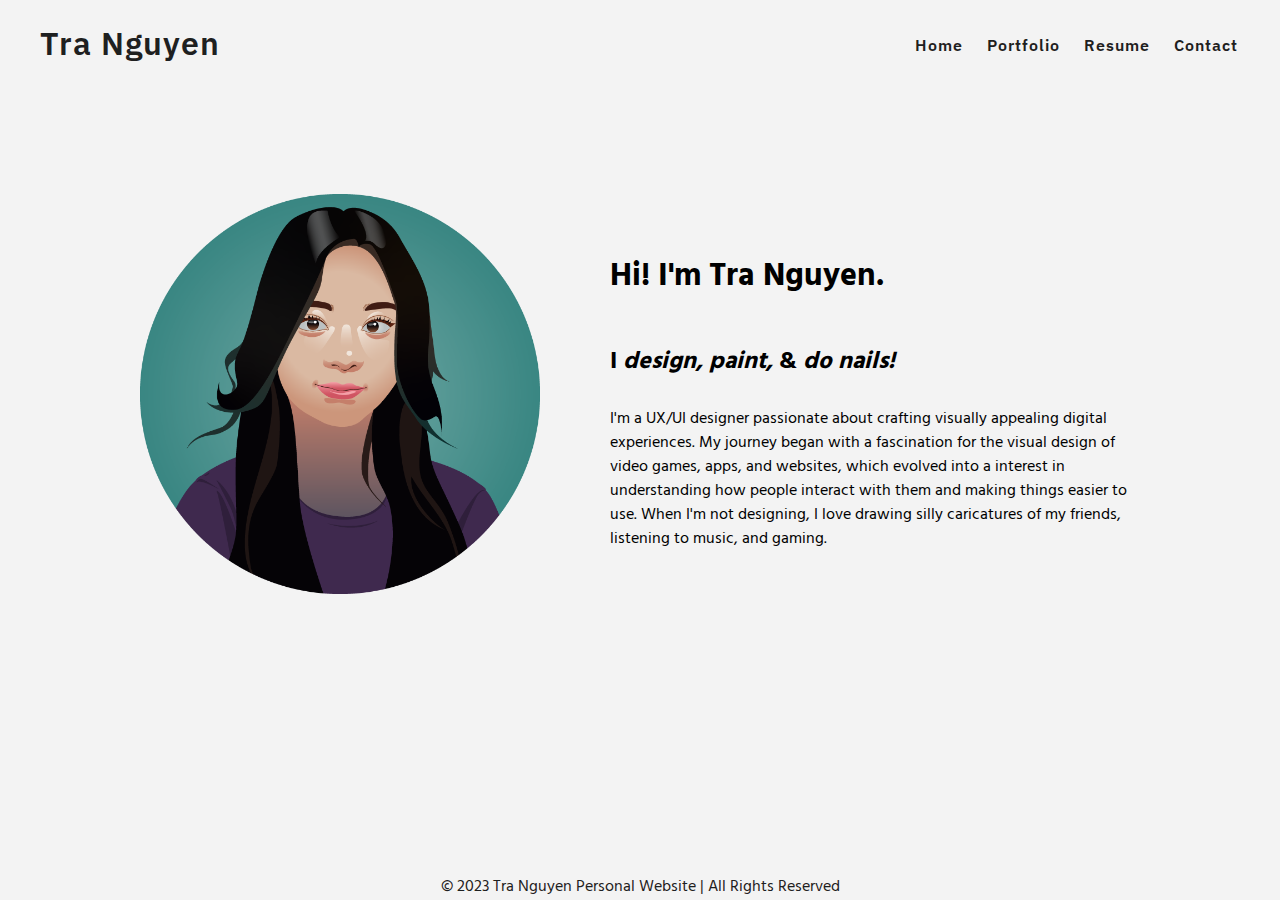
<file: index.html>
<!DOCTYPE html>
<html>
  <head>
    <title>Tra Nguyen</title>
    <link rel="stylesheet" href="styles.css" />
    <link rel="preconnect" href="https://fonts.googleapis.com" />
    <link rel="preconnect" href="https://fonts.gstatic.com" crossorigin />
    <link
      href="https://fonts.googleapis.com/css2?family=Hind:wght@300;400;500;600;700&family=IBM+Plex+Sans:ital,wght@0,100;0,200;0,300;0,400;0,500;0,600;0,700;1,100;1,200;1,300;1,400;1,500;1,600;1,700&display=swap"
      rel="stylesheet"
    />

    <link rel="preconnect" href="https://fonts.googleapis.com" />
    <link rel="preconnect" href="https://fonts.gstatic.com" crossorigin />
    <link
      href="https://fonts.googleapis.com/css2?family=Hind:wght@300;400;500;600;700&family=IBM+Plex+Sans:ital,wght@0,100;0,200;0,300;0,400;0,500;0,600;0,700;1,100;1,200;1,300;1,400;1,500;1,600;1,700&display=swap"
      rel="stylesheet"
    />
  </head>
  <body>
    <nav class="navbar">
      <h1 class="logo"><a href="index.html">Tra Nguyen</a></h1>
      <ul class="nav-list">
        <li><a href="index.html">Home</a></li>
        <!-- <li><a href="blog.html">Blog</a></li> -->
        <li><a href="portfolio.html">Portfolio</a></li>
        <li><a href="resume.html">Resume</a></li>
        <li><a href="contact.html">Contact</a></li>
      </ul>
    </nav>
    <main>
      <div class="about">
        <div class="about-image">
          <img
            src="images/Tra-Nguyen-Picture.png"
            alt="An image of Tra Nguyen"
          />
        </div>
        <div class="about-text">
          <h1>Hi! I'm Tra Nguyen.</h1>
          <h2>I <em> design, paint,</em> & <em>do nails!</em></h2>
          <div class="about-text">
            <p>
              I'm a UX/UI designer passionate about crafting visually appealing
              digital experiences. My journey began with a fascination for the
              visual design of video games, apps, and websites, which evolved
              into a interest in understanding how people interact with them and
              making things easier to use. When I'm not designing, I love
              drawing silly caricatures of my friends, listening to music, and
              gaming.
            </p>
          </div>
        </div>
      </div>
    </main>
    <footer class="footer">
      © 2023 Tra Nguyen Personal Website | All Rights Reserved
    </footer>
  </body>
</html>
</file>
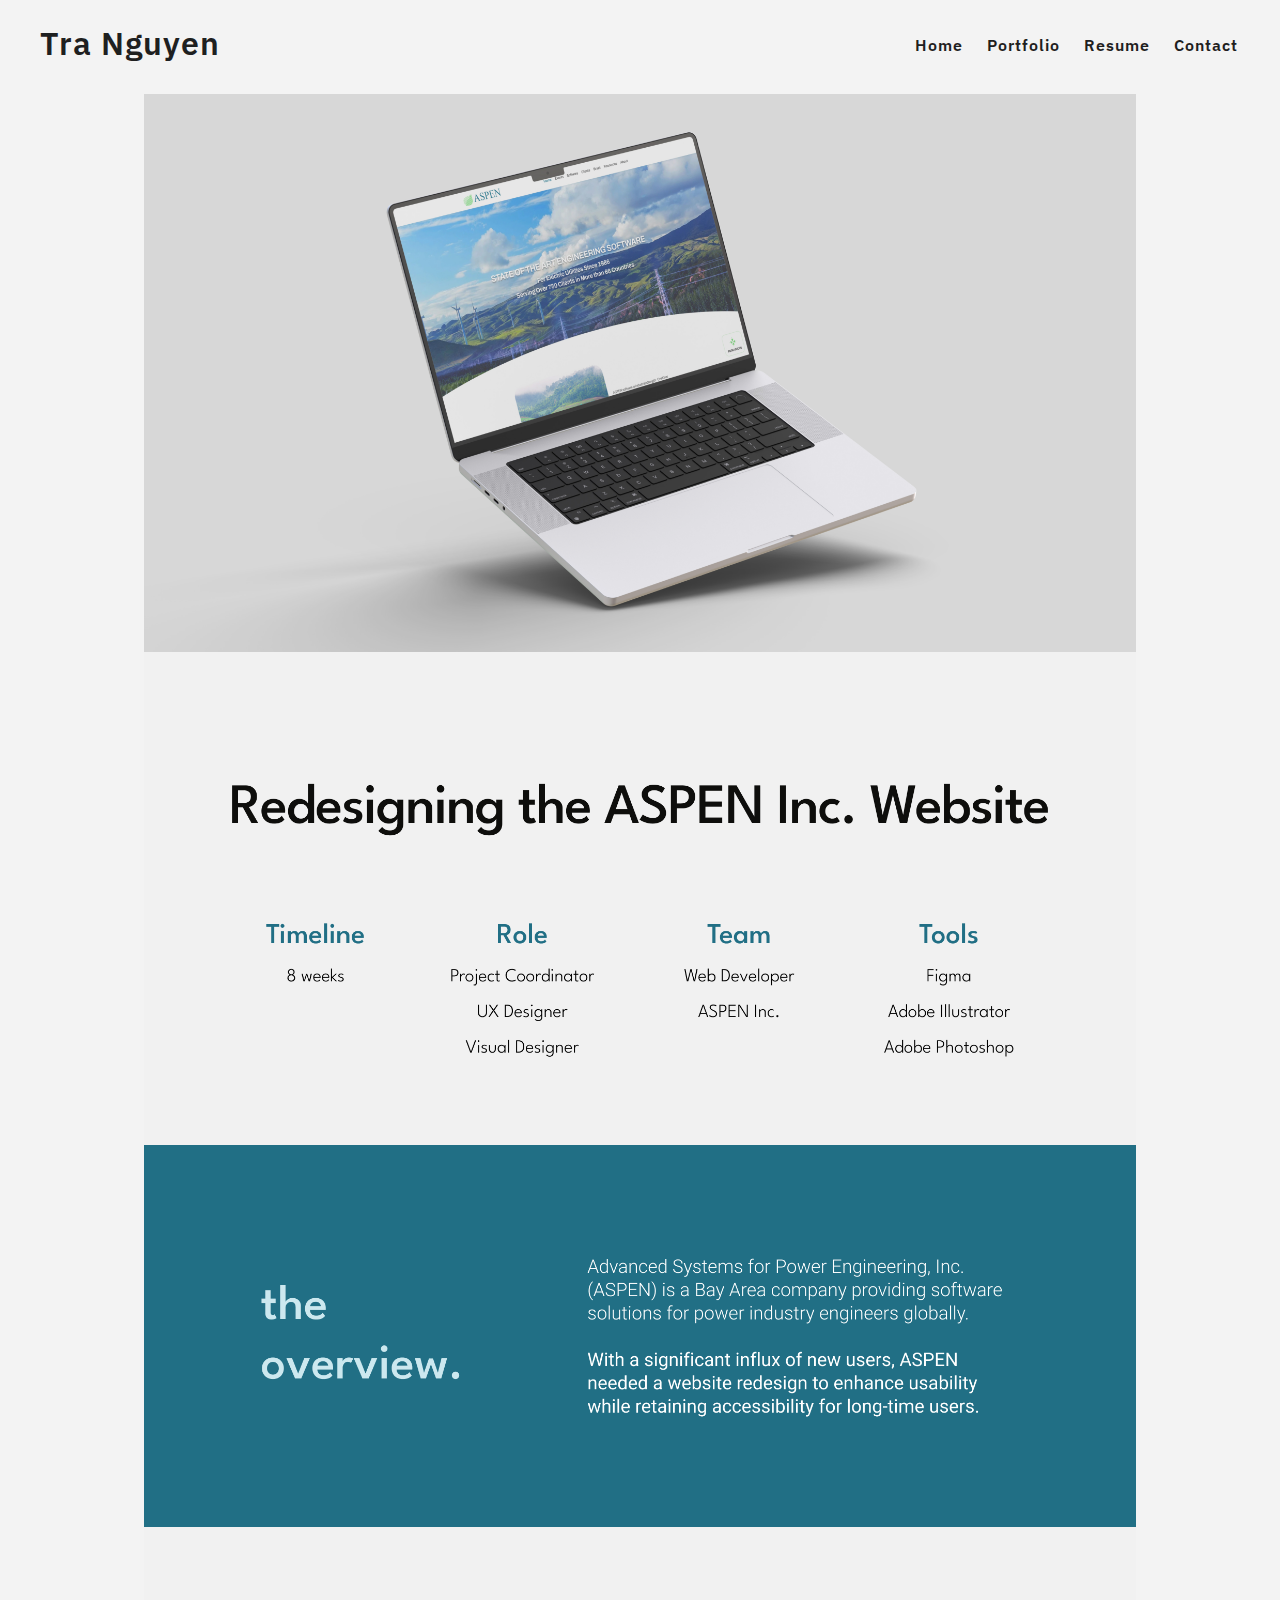
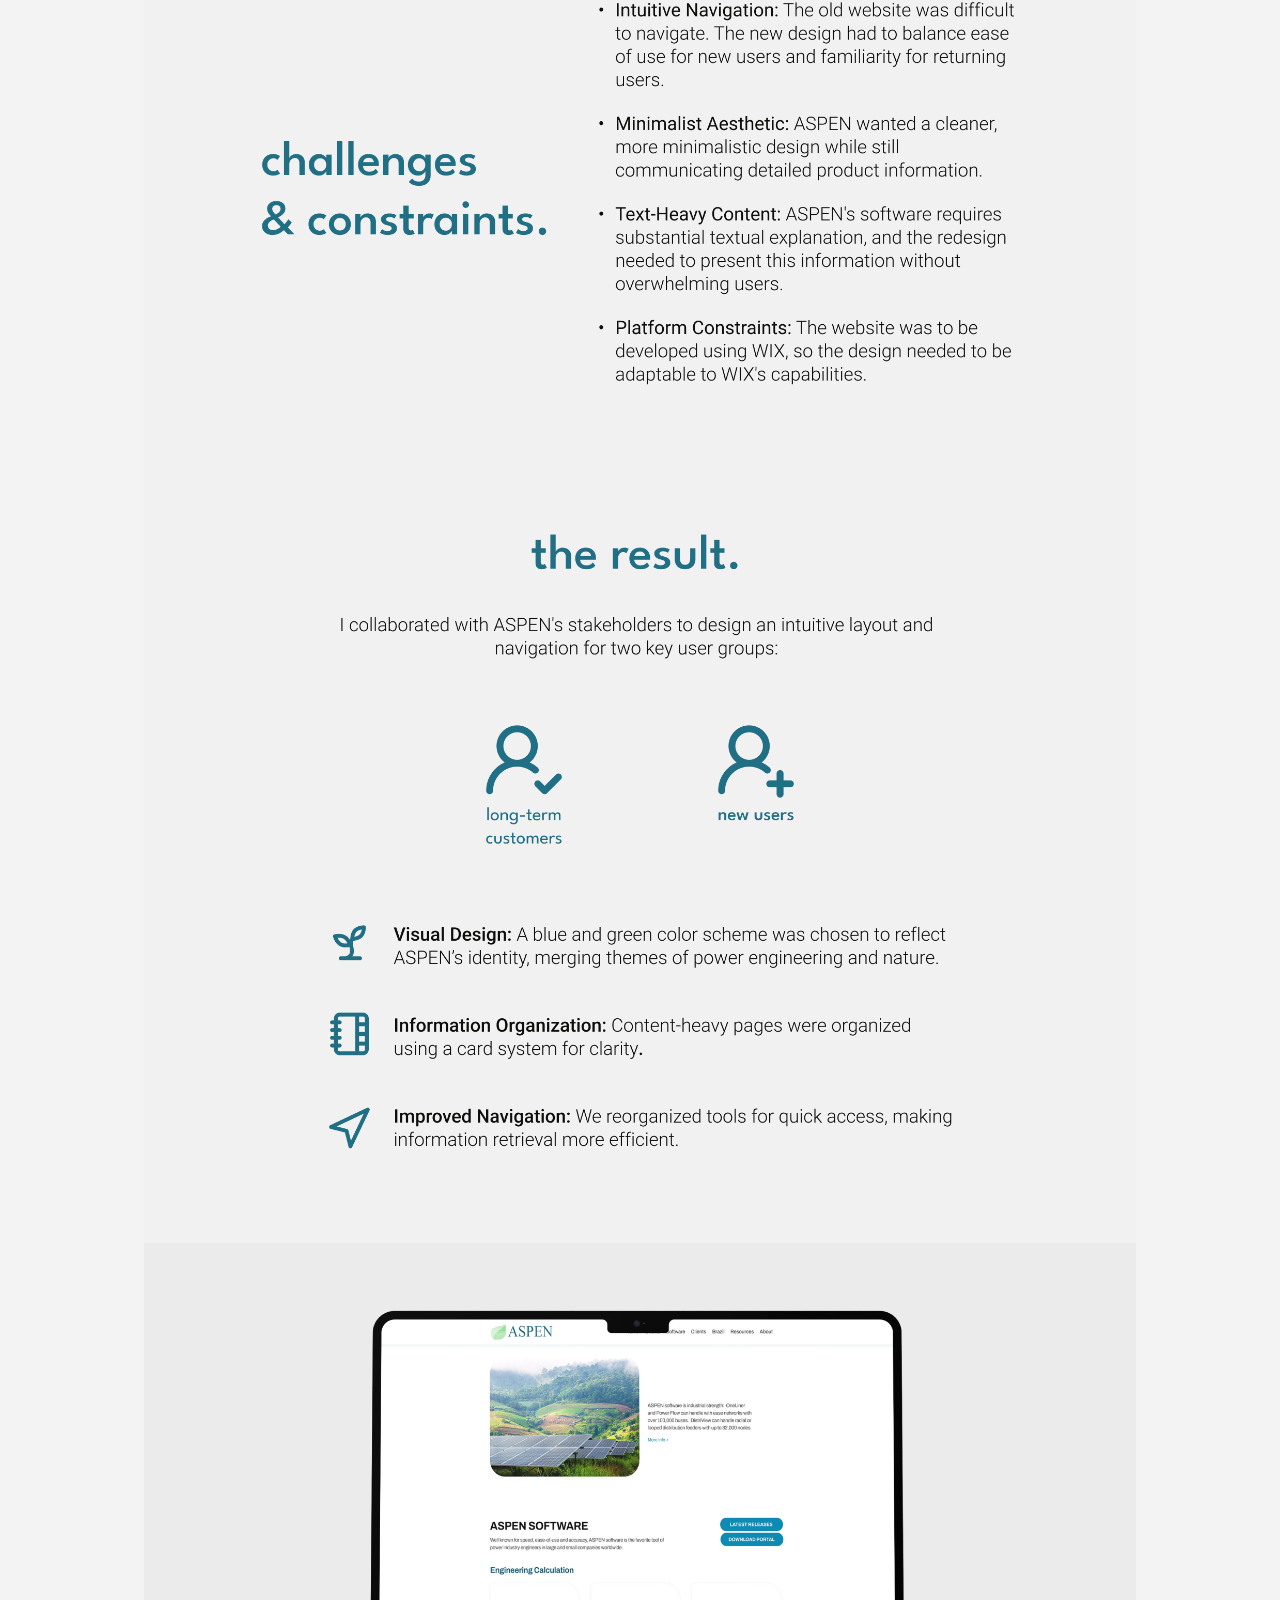
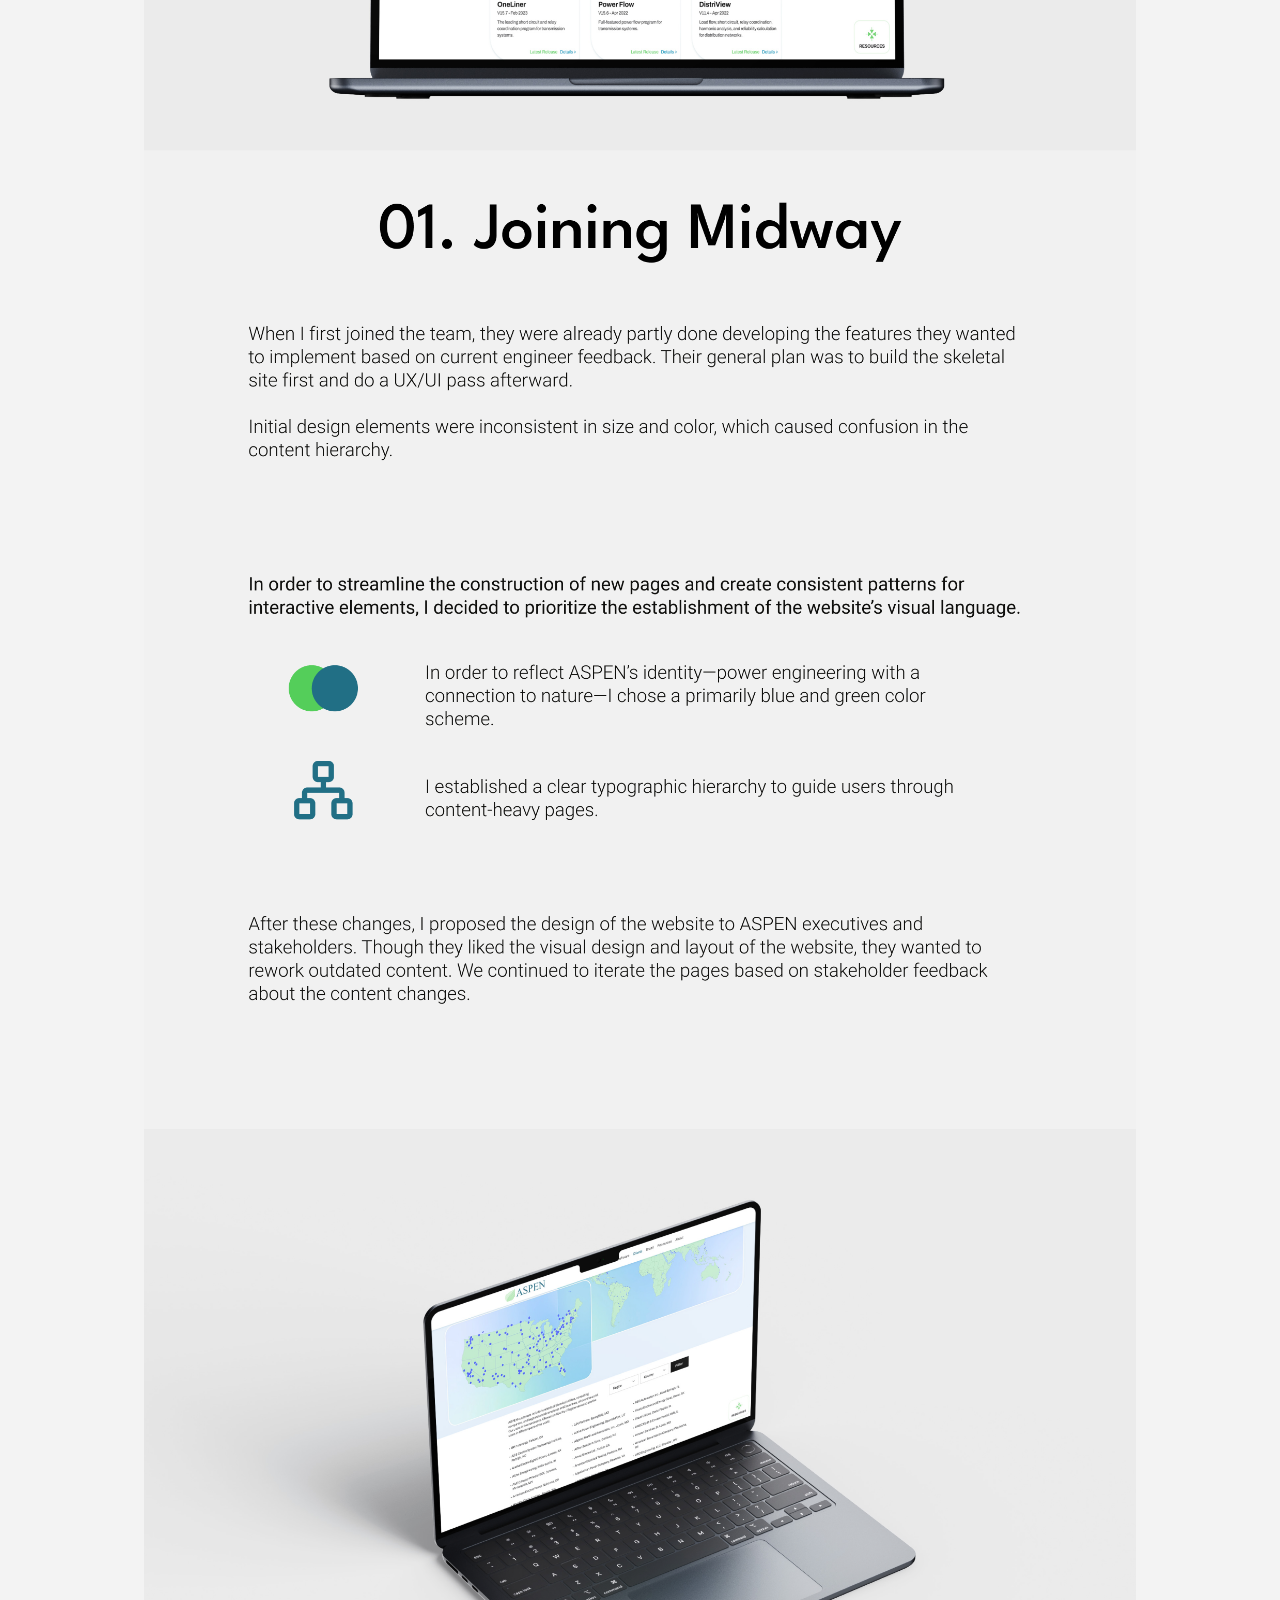
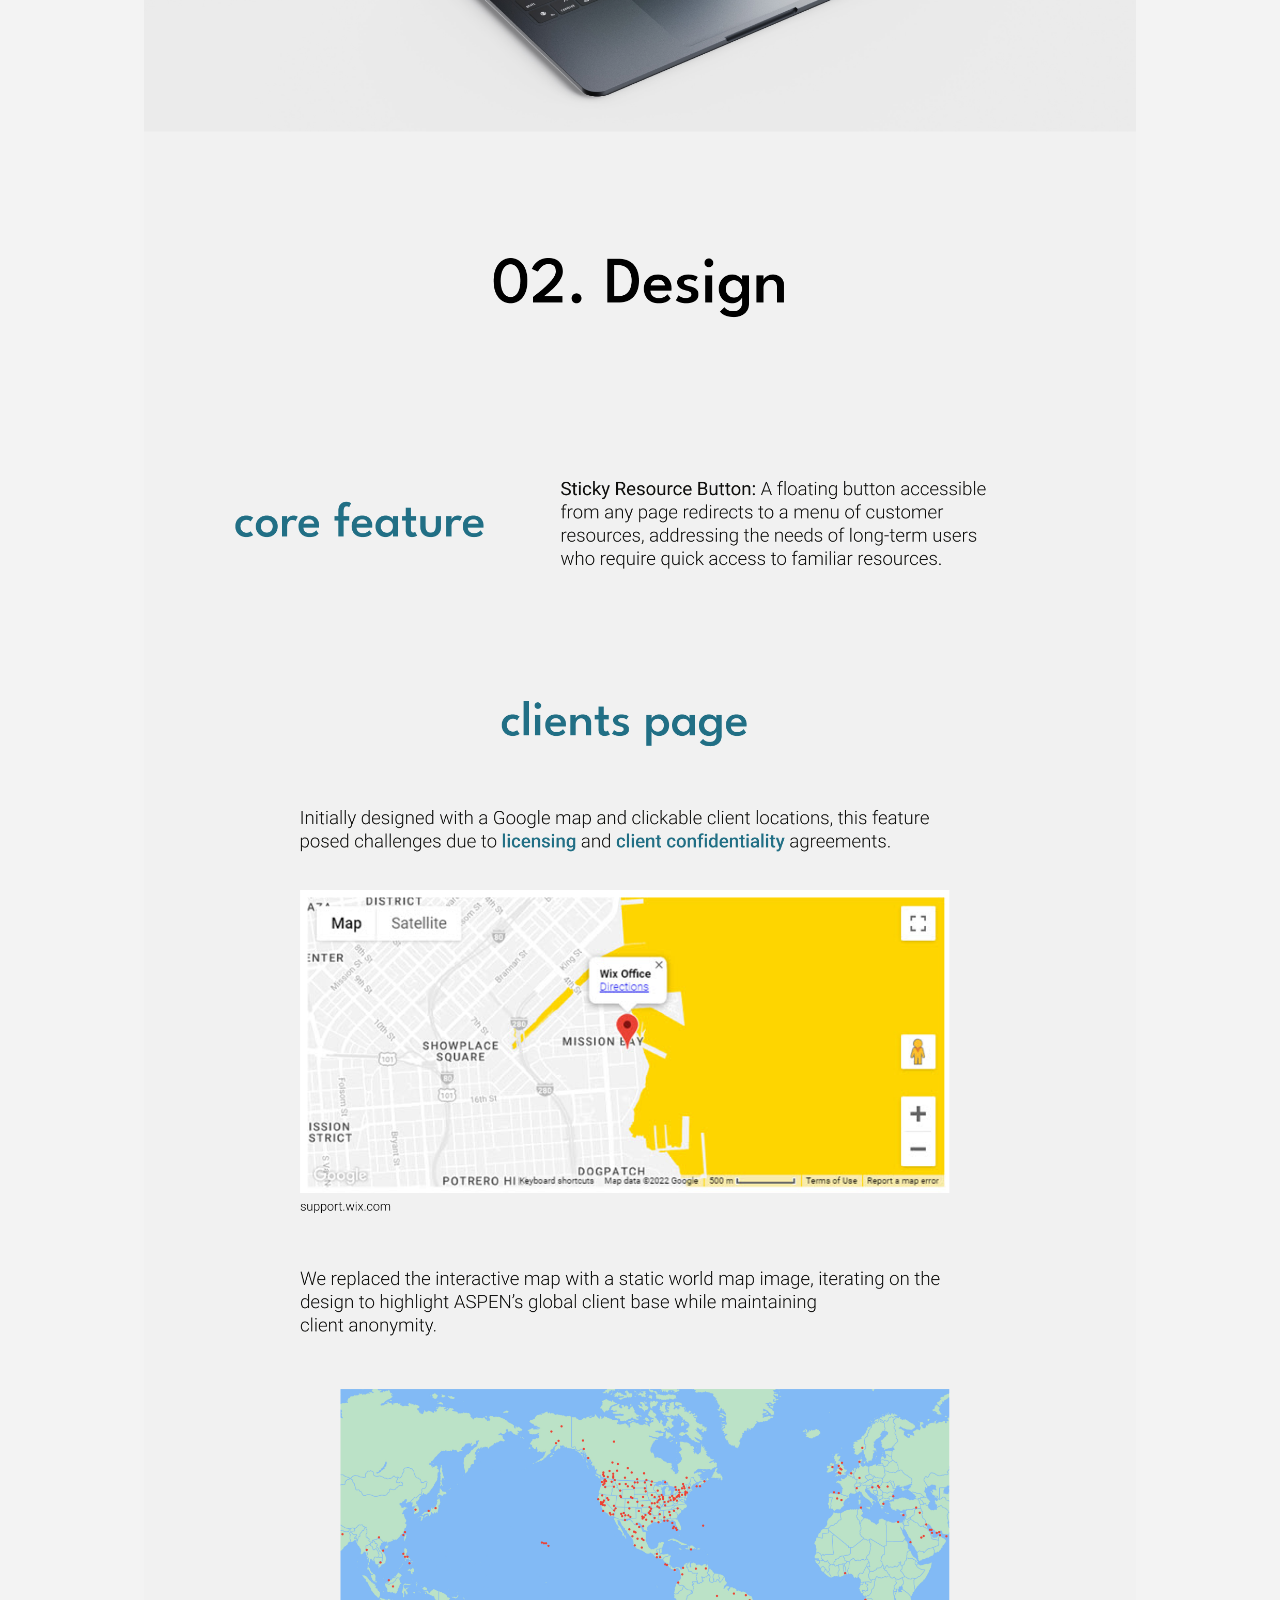
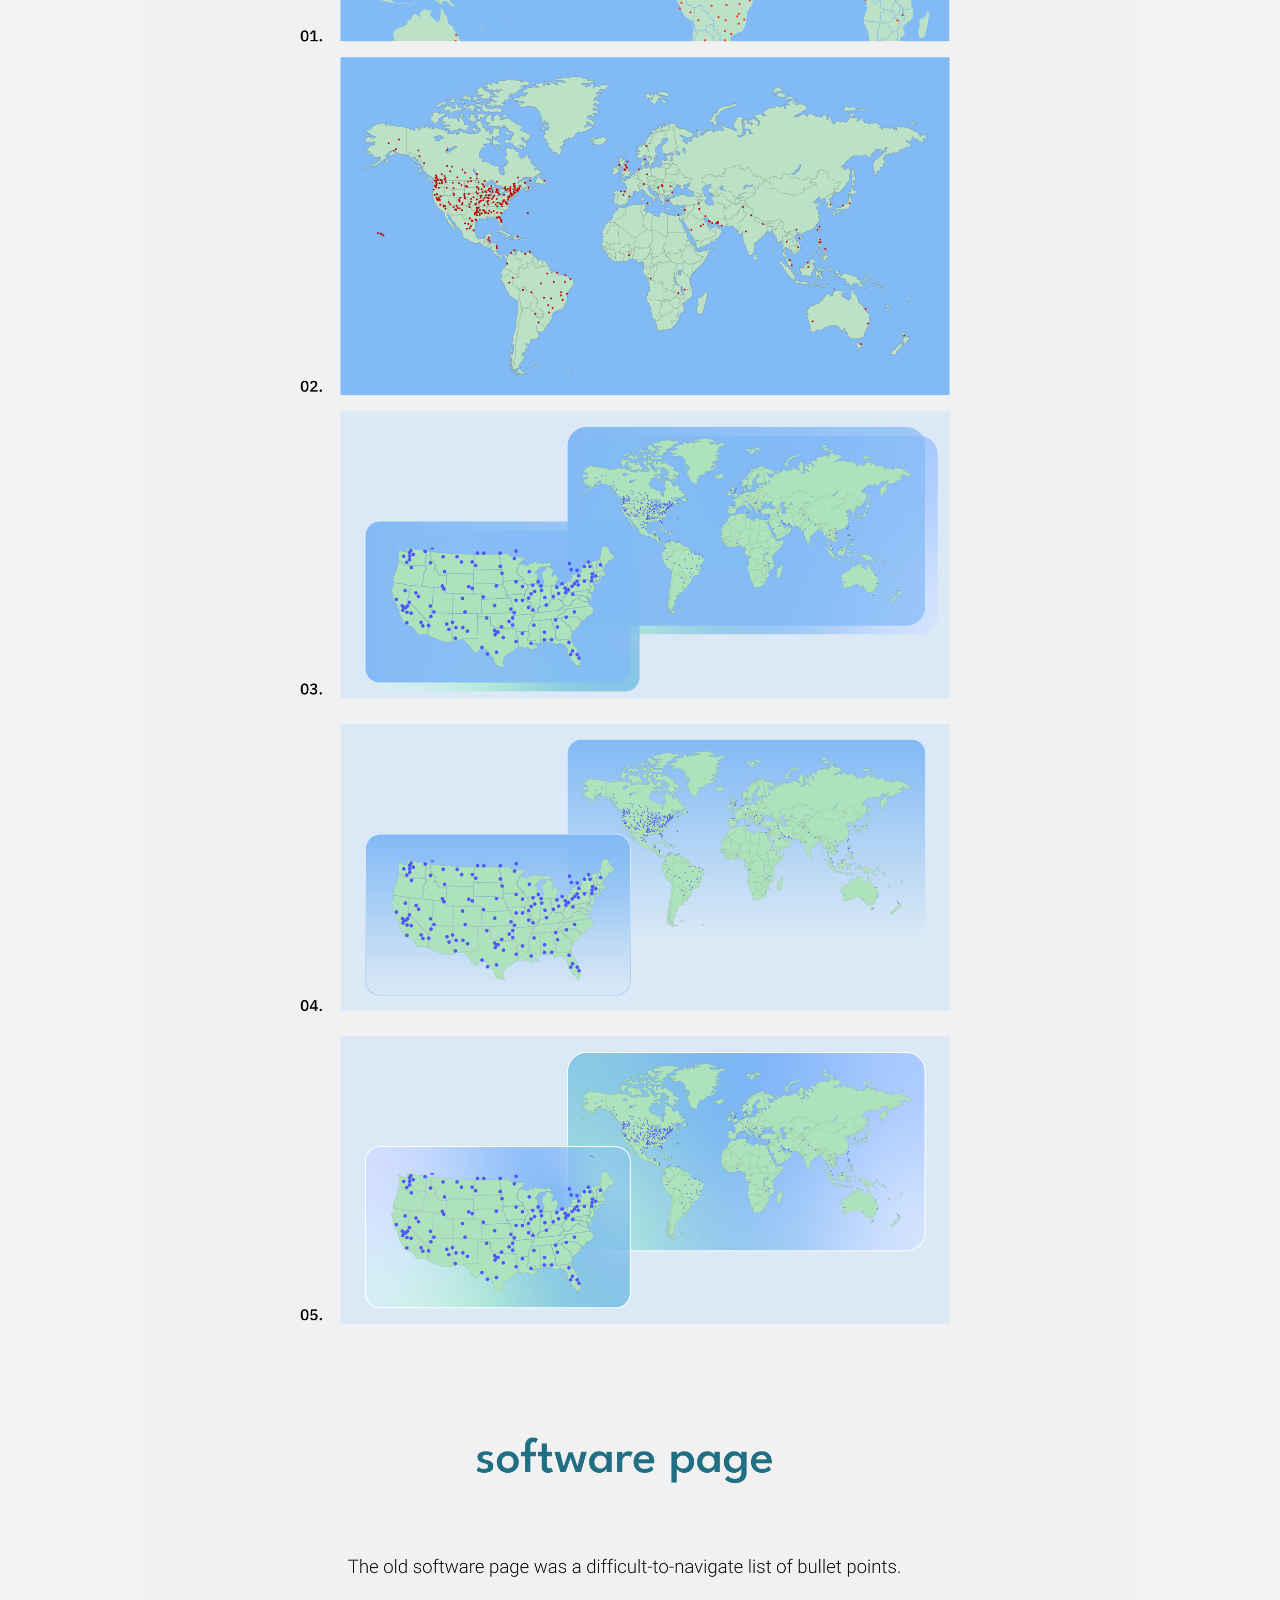
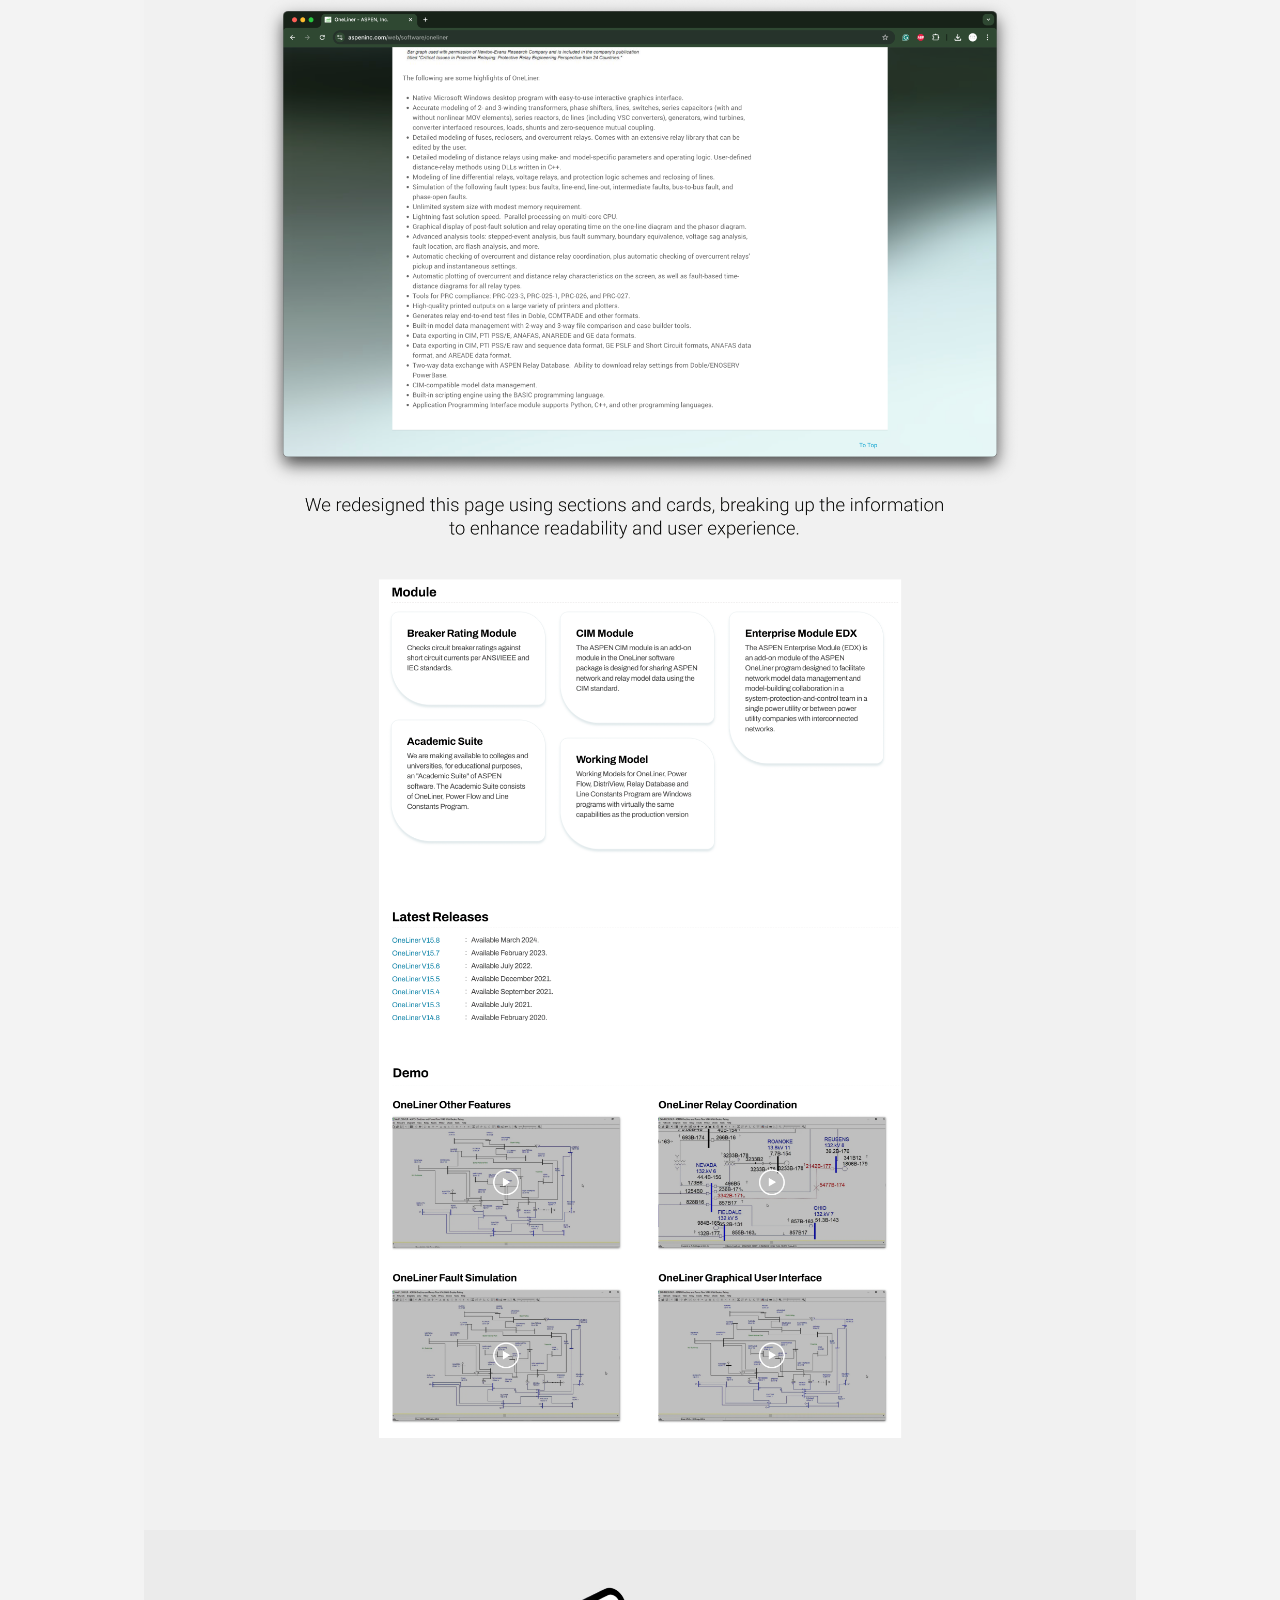
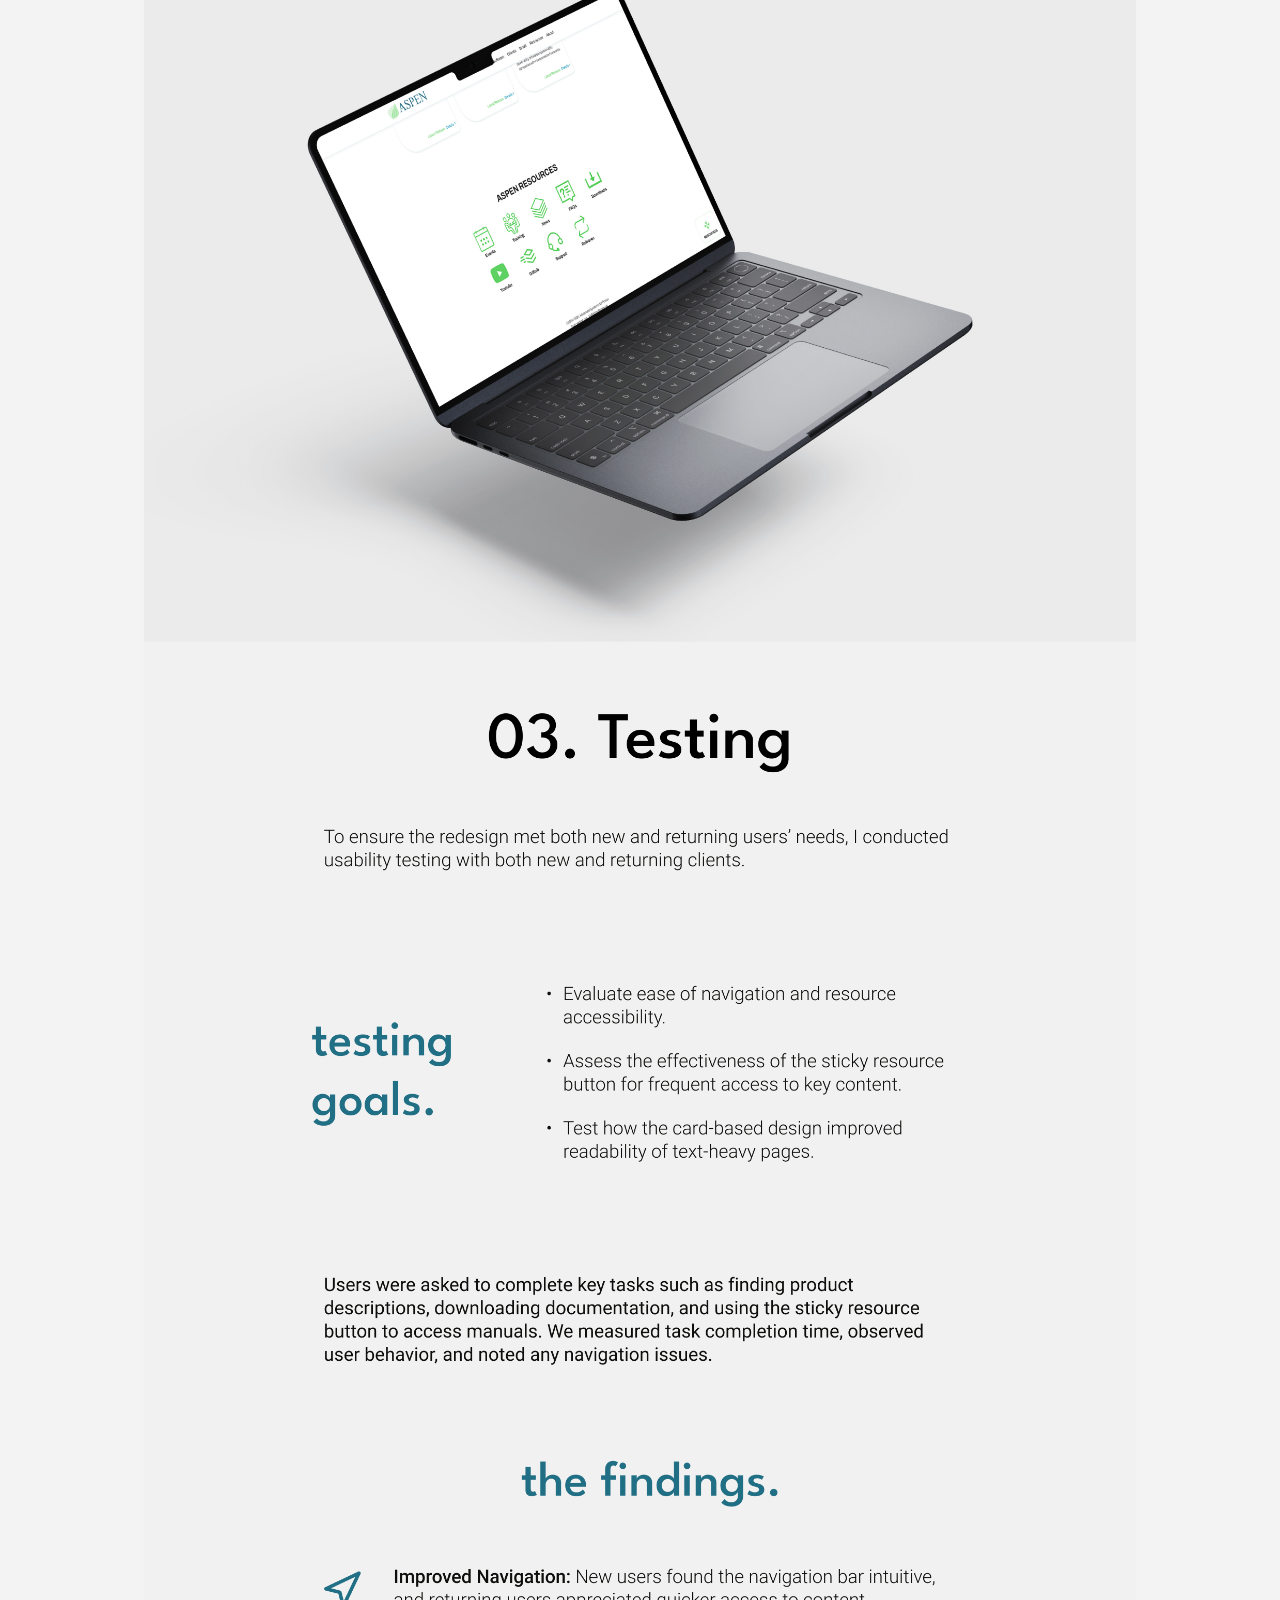
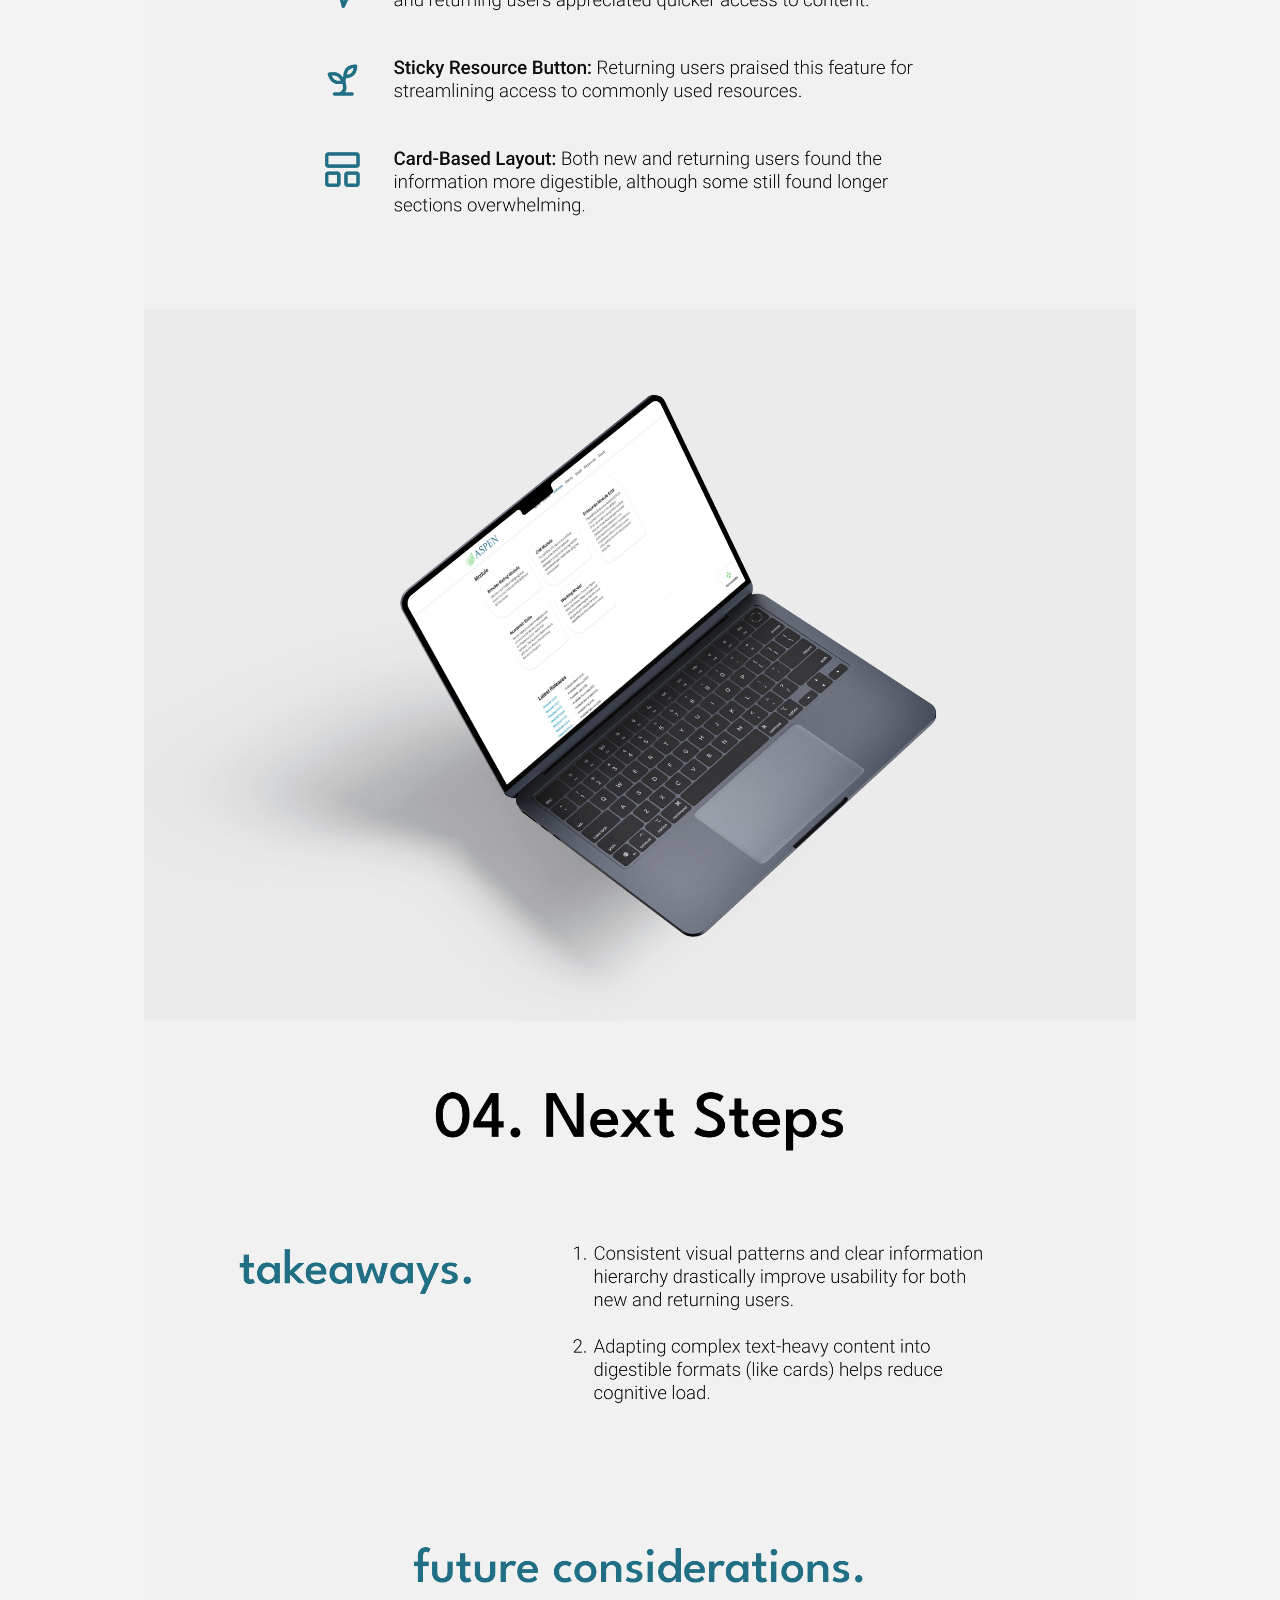
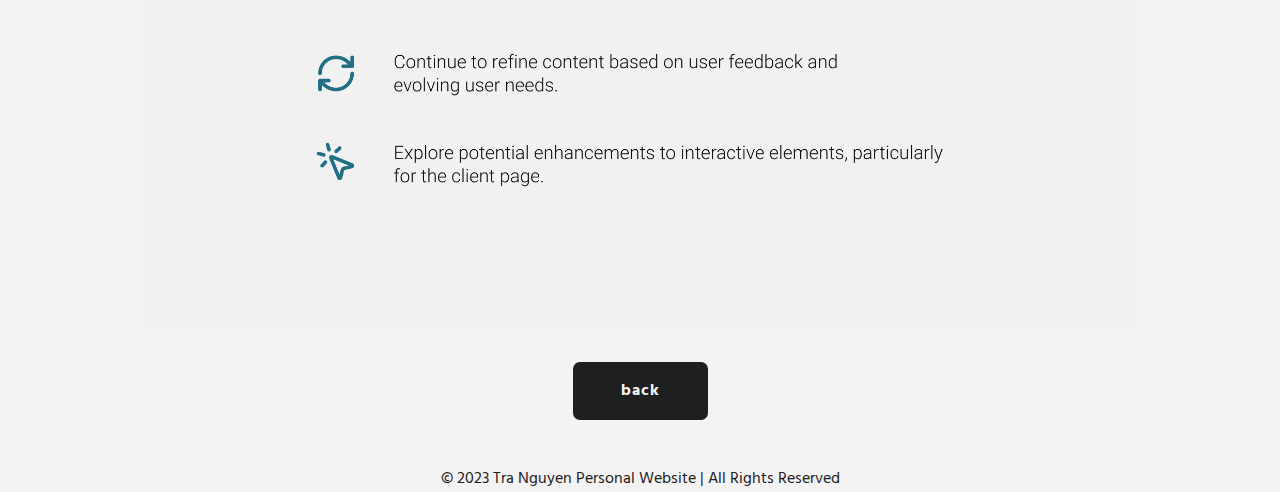
<file: aspen-redesign.html>
<!DOCTYPE html>
<html>
  <head>
    <title>Resume</title>
    <link rel="stylesheet" href="styles.css" />

    <link rel="preconnect" href="https://fonts.googleapis.com" />
    <link rel="preconnect" href="https://fonts.gstatic.com" crossorigin />
    <link
      href="https://fonts.googleapis.com/css2?family=Hind:wght@300;400;500;600;700&family=IBM+Plex+Sans:ital,wght@0,100;0,200;0,300;0,400;0,500;0,600;0,700;1,100;1,200;1,300;1,400;1,500;1,600;1,700&display=swap"
      rel="stylesheet"
    />

    <link rel="preconnect" href="https://fonts.googleapis.com" />
    <link rel="preconnect" href="https://fonts.gstatic.com" crossorigin />
    <link
      href="https://fonts.googleapis.com/css2?family=Hind:wght@300;400;500;600;700&family=IBM+Plex+Sans:ital,wght@0,100;0,200;0,300;0,400;0,500;0,600;0,700;1,100;1,200;1,300;1,400;1,500;1,600;1,700&display=swap"
      rel="stylesheet"
    />
  </head>
  <body>
    <nav class="navbar">
      <h1 class="logo"><a href="index.html">Tra Nguyen</a></h1>
      <ul class="nav-list">
        <li><a href="index.html">Home</a></li>
        <!-- <li><a href="blog.html">Blog</a></li> -->
        <li><a href="portfolio.html">Portfolio</a></li>
        <li><a href="resume.html">Resume</a></li>
        <li><a href="contact.html">Contact</a></li>
      </ul>
    </nav>

    <main>
      <!-- <h1 class="page-title">Segment</h1> -->
      <img
        class="case-study-img"
        src="aspen case study/ASPEN Case 1.png"
        alt="ASPEN Website Redesign Case Study Page 1"
      />
      <img class="case-study-img" src="aspen case study/ASPEN Case 2.png" alt="ASPEN Website Redesign Case Study Page 2" />
      <img class="case-study-img" src="aspen case study/ASPEN Case 3.png" alt="ASPEN Website Redesign Case Study Page 3" />
      <img class="case-study-img" src="aspen case study/ASPEN Case 4.png" alt="ASPEN Website Redesign Case Study Page 4" />
      <img class="case-study-img" src="aspen case study/ASPEN Case 5.png" alt="ASPEN Website Redesign Case Study Page 5" />
      <img class="case-study-img" src="aspen case study/ASPEN Case 6.png" alt="ASPEN Website Redesign Case Study Page 6" />
      <img class="case-study-img" src="aspen case study/ASPEN Case 7.png" alt="ASPEN Website Redesign Case Study Page 7" />
      <img class="case-study-img" src="aspen case study/ASPEN Case 8.png" alt="ASPEN Website Redesign Case Study Page 8" />
      <img class="case-study-img" src="aspen case study/ASPEN Case 9.png" alt="ASPEN Website Redesign Case Study Page 9" />
      <img class="case-study-img" src="aspen case study/ASPEN Case 10.png" alt="ASPEN Website Redesign Case Study Page 10" />
      <img class="case-study-img" src="aspen case study/ASPEN Case 11.png" alt="ASPEN Website Redesign Case Study Page 11" />
      <img class="case-study-img" src="aspen case study/ASPEN Case 12.png" alt="ASPEN Website Redesign Case Study Page 12" />
      <img class="case-study-img" src="aspen case study/ASPEN Case 13.png" alt="ASPEN Website Redesign Case Study Page 13" />
      <img class="case-study-img" src="aspen case study/ASPEN Case 14.png" alt="ASPEN Website Redesign Case Study Page 14" />

      <section class="bottom">
        <a class="case-study-button" href="portfolio.html">back</a>
      </section>

      </div>
      
    </main>
    <footer class="footer">
      © 2023 Tra Nguyen Personal Website | All Rights Reserved
    </footer>
  </body>
</html>
</file>
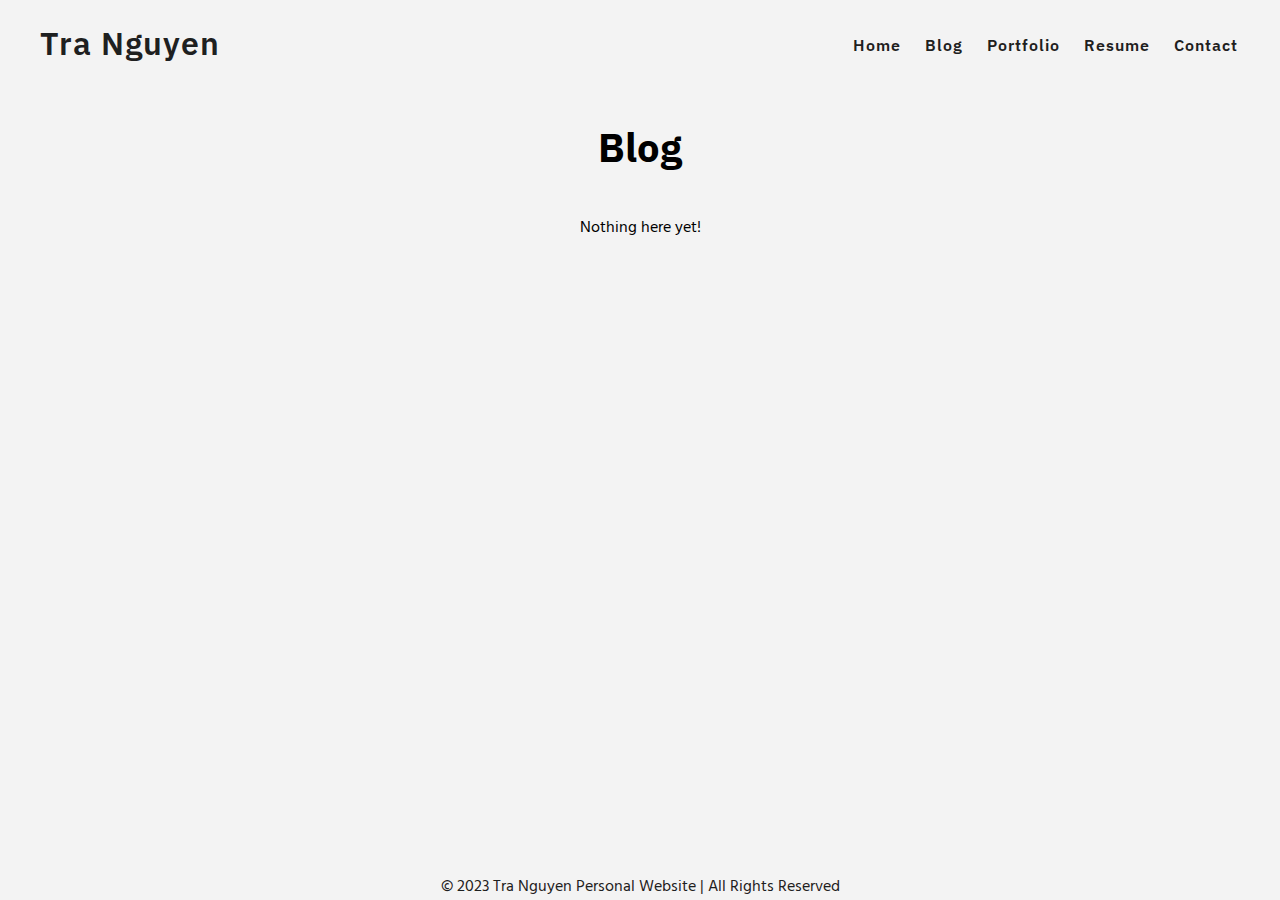
<file: blog.html>
<!DOCTYPE html>
<html>
  <head>
    <title>Blog</title>
    <link rel="stylesheet" href="styles.css" />

    <link rel="preconnect" href="https://fonts.googleapis.com" />
    <link rel="preconnect" href="https://fonts.gstatic.com" crossorigin />
    <link
      href="https://fonts.googleapis.com/css2?family=Hind:wght@300;400;500;600;700&family=IBM+Plex+Sans:ital,wght@0,100;0,200;0,300;0,400;0,500;0,600;0,700;1,100;1,200;1,300;1,400;1,500;1,600;1,700&display=swap"
      rel="stylesheet"
    />

    <link rel="preconnect" href="https://fonts.googleapis.com" />
    <link rel="preconnect" href="https://fonts.gstatic.com" crossorigin />
    <link
      href="https://fonts.googleapis.com/css2?family=Hind:wght@300;400;500;600;700&family=IBM+Plex+Sans:ital,wght@0,100;0,200;0,300;0,400;0,500;0,600;0,700;1,100;1,200;1,300;1,400;1,500;1,600;1,700&display=swap"
      rel="stylesheet"
    />
  </head>
  <body>
    <nav class="navbar">
      <h1 class="logo"><a href="index.html">Tra Nguyen</a></h1>
      <ul class="nav-list">
        <li><a href="index.html">Home</a></li>
        <li><a href="blog.html">Blog</a></li>
        <li><a href="portfolio.html">Portfolio</a></li>
        <li><a href="resume.html">Resume</a></li>
        <li><a href="contact.html">Contact</a></li>
      </ul>
    </nav>
    <main>
      <h1 class="page-title">Blog</h1>
      <p>Nothing here yet!</p>
    </main>
    <footer class="footer">
      © 2023 Tra Nguyen Personal Website | All Rights Reserved
    </footer>
  </body>
</html>
</file>
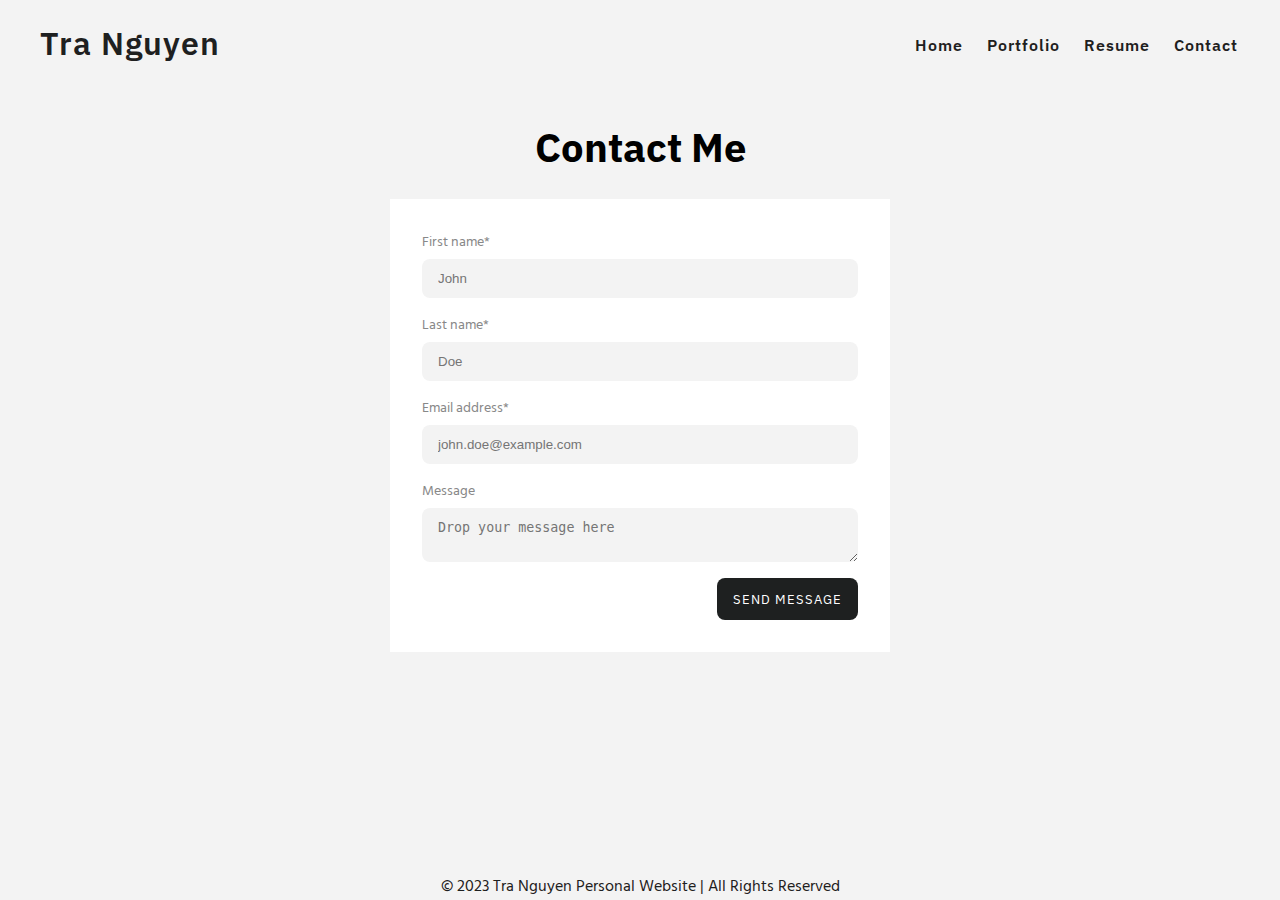
<file: contact.html>
<!DOCTYPE html>
<html>
  <head>
    <title>Contact</title>
    <link rel="stylesheet" href="styles.css" />

    <link rel="preconnect" href="https://fonts.googleapis.com" />
    <link rel="preconnect" href="https://fonts.gstatic.com" crossorigin />
    <link
      href="https://fonts.googleapis.com/css2?family=Hind:wght@300;400;500;600;700&family=IBM+Plex+Sans:ital,wght@0,100;0,200;0,300;0,400;0,500;0,600;0,700;1,100;1,200;1,300;1,400;1,500;1,600;1,700&display=swap"
      rel="stylesheet"
    />

    <link rel="preconnect" href="https://fonts.googleapis.com" />
    <link rel="preconnect" href="https://fonts.gstatic.com" crossorigin />
    <link
      href="https://fonts.googleapis.com/css2?family=Hind:wght@300;400;500;600;700&family=IBM+Plex+Sans:ital,wght@0,100;0,200;0,300;0,400;0,500;0,600;0,700;1,100;1,200;1,300;1,400;1,500;1,600;1,700&display=swap"
      rel="stylesheet"
    />
  </head>
  <body>
    <nav class="navbar">
      <h1 class="logo"><a href="index.html">Tra Nguyen</a></h1>
      <ul class="nav-list">
        <li><a href="index.html">Home</a></li>
        <!-- <li><a href="blog.html">Blog</a></li> -->
        <li><a href="portfolio.html">Portfolio</a></li>
        <li><a href="resume.html">Resume</a></li>
        <li><a href="contact.html">Contact</a></li>
      </ul>
    </nav>
    <main>
      <h1 class="page-title">Contact Me</h1>
      <div class="section-contact">
        <form id="contact-form" action="mailto:chiptra292@gmail.com" method="post" enctype="text/plain">
          <div class="form-group">
            <label for="firstname">First name*</label>
            <input
              type="text"
              name="firstname"
              id="firstname"
              required
              class="form-element"
              placeholder="John"
            />
          </div>
          <div class="form-group">
            <label for="lastname">Last name*</label>
            <input
              type="text"
              name="lastname"
              id="lastname"
              required
              class="form-element"
              placeholder="Doe"
            />
          </div>
          <div class="form-group">
            <label for="email">Email address*</label>
            <input
              type="email"
              name="email"
              id="email"
              required
              class="form-element"
              placeholder="john.doe@example.com"
            />
          </div>
          <div class="form-group full">
            <label for="message">Message</label>
            <textarea
              name="message"
              id="message"
              class="form-element"
              placeholder="Drop your message here"
            ></textarea>
          </div>
          <div class="submit-group">
            <input type="submit" value="SEND MESSAGE" />
          </div>
        </form>
      </div>
    </main>
    <footer class="footer">
      © 2023 Tra Nguyen Personal Website | All Rights Reserved
    </footer>
  </body>
</html>
</file>
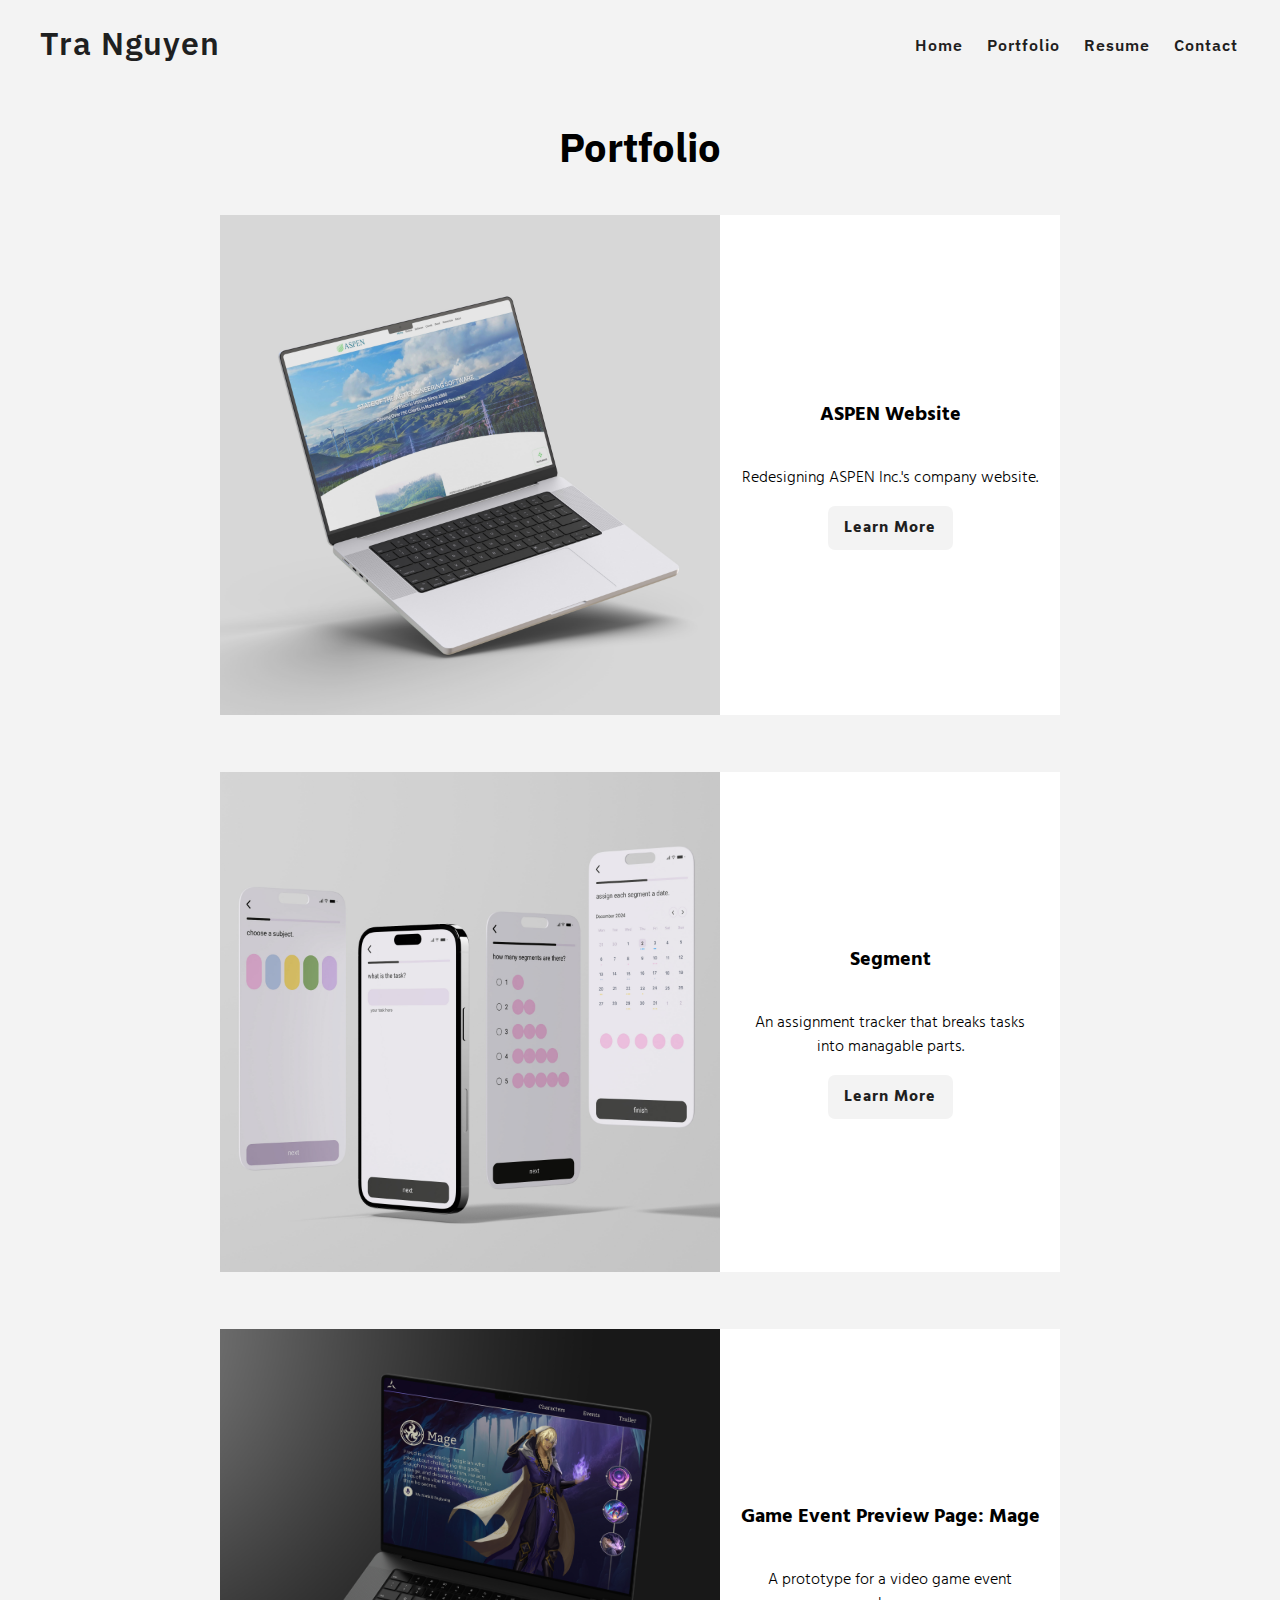
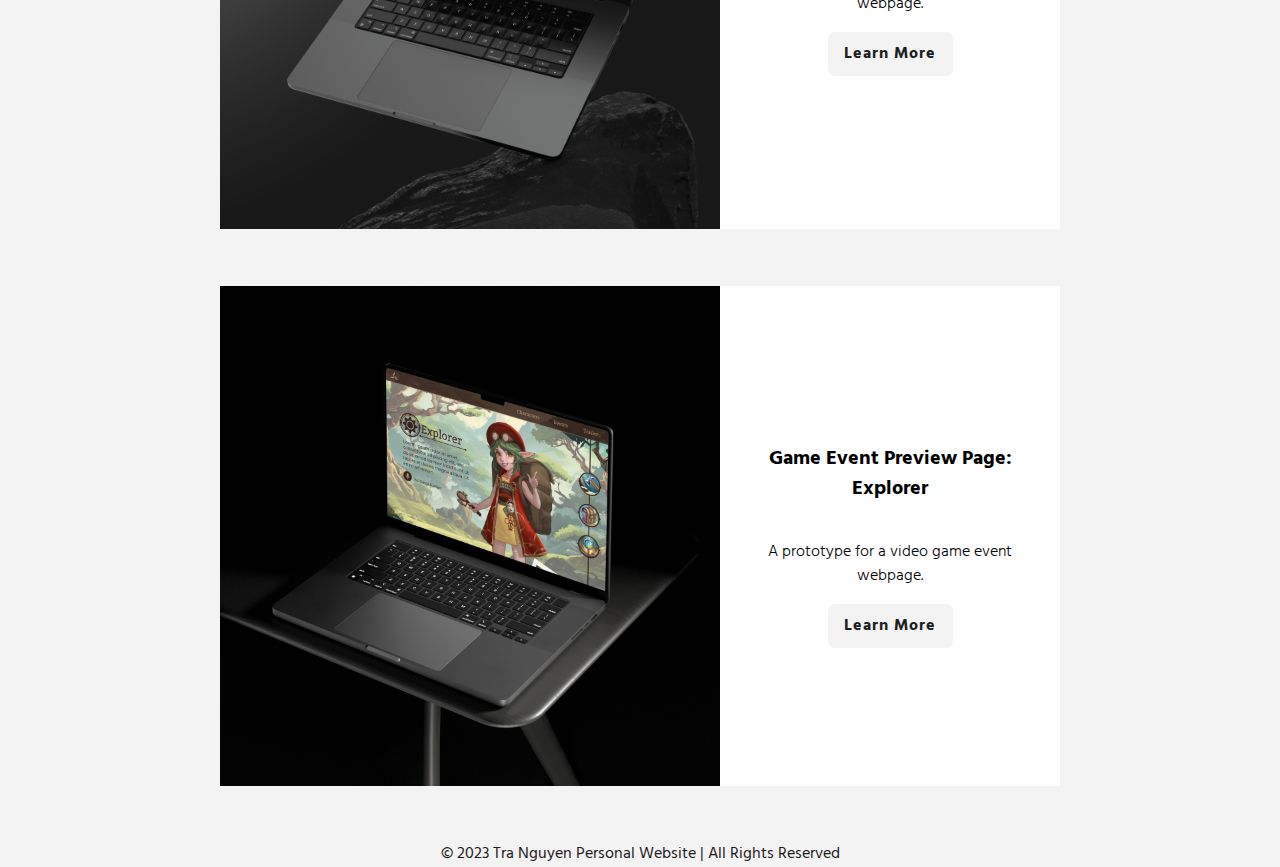
<file: portfolio.html>
<!DOCTYPE html>
<html>
  <head>
    <title>Portfolio</title>
    <link rel="stylesheet" href="styles.css" />

    <link rel="preconnect" href="https://fonts.googleapis.com" />
    <link rel="preconnect" href="https://fonts.gstatic.com" crossorigin />
    <link
      href="https://fonts.googleapis.com/css2?family=Hind:wght@300;400;500;600;700&family=IBM+Plex+Sans:ital,wght@0,100;0,200;0,300;0,400;0,500;0,600;0,700;1,100;1,200;1,300;1,400;1,500;1,600;1,700&display=swap"
      rel="stylesheet"
    />

    <link rel="preconnect" href="https://fonts.googleapis.com" />
    <link rel="preconnect" href="https://fonts.gstatic.com" crossorigin />
    <link
      href="https://fonts.googleapis.com/css2?family=Hind:wght@300;400;500;600;700&family=IBM+Plex+Sans:ital,wght@0,100;0,200;0,300;0,400;0,500;0,600;0,700;1,100;1,200;1,300;1,400;1,500;1,600;1,700&display=swap"
      rel="stylesheet"
    />
  </head>
  <body>
    <nav class="navbar">
      <h1 class="logo"><a href="index.html">Tra Nguyen</a></h1>
      <ul class="nav-list">
        <li><a href="index.html">Home</a></li>
        <!-- <li><a href="blog.html">Blog</a></li> -->
        <li><a href="portfolio.html">Portfolio</a></li>
        <li><a href="resume.html">Resume</a></li>
        <li><a href="contact.html">Contact</a></li>
      </ul>
    </nav>
    <main>
      <h1 class="page-title">Portfolio</h1>

      <!-- ASPEN -->
      <div class="project">
        <a href="aspen-redesign.html">
          <img
            class="project-image"
            src="images/aspen.jpg"
            alt="An image of the new ASPEN website"
          />
        </a>
        <div class="project-details">
          <p class="project-name">ASPEN Website</p>
          <p class="project-description">
            Redesigning ASPEN Inc.'s company website.
          </p>
          <a
            href="aspen-redesign.html"
            >Learn More</a
          >
        </div>
      </div>

      <!-- segment -->
      <div class="project">
        <a href="segment.html">
          <img
            class="project-image"
            src="images/new task screens.jpg"
            alt="An image of Segments, an app"
          />
        </a>
        <div class="project-details">
          <p class="project-name">Segment</p>
          <p class="project-description">
            An assignment tracker that breaks tasks into managable parts.
          </p>
          <a
            href="segment.html"
            >Learn More</a
          >
        </div>
      </div>

      <!-- mage -->
      <div class="project">
        <a
          href="https://www.behance.net/gallery/193258553/Game-Event-Preview-Page-Mage"
        >
          <img
            class="project-image"
            src="images/mage mockup.jpg"
            alt="An image of mage game event website"
          />
        </a>
        <div class="project-details">
          <p class="project-name">Game Event Preview Page: Mage</p>
          <p class="project-description">
            A prototype for a video game event webpage.
          </p>
          <a
            href="https://www.behance.net/gallery/193258553/Game-Event-Preview-Page-Mage"
            >Learn More</a
          >
        </div>
      </div>

      <!-- explorer -->
      <div class="project">
        <a
          href="https://www.behance.net/gallery/193199141/Game-Event-Preview-Page-Explorer"
        >
          <img
            class="project-image"
            src="images/explorer mockup.jpg"
            alt="An image of explorer game event website"
          />
        </a>
        <div class="project-details">
          <p class="project-name">Game Event Preview Page: Explorer</p>
          <p class="project-description">
            A prototype for a video game event webpage.
          </p>
          <a
            href="https://www.behance.net/gallery/193199141/Game-Event-Preview-Page-Explorer"
            >Learn More</a
          >
        </div>
      </div>
    </main>
    <footer class="footer">
      © 2023 Tra Nguyen Personal Website | All Rights Reserved
    </footer>
  </body>
</html>
</file>
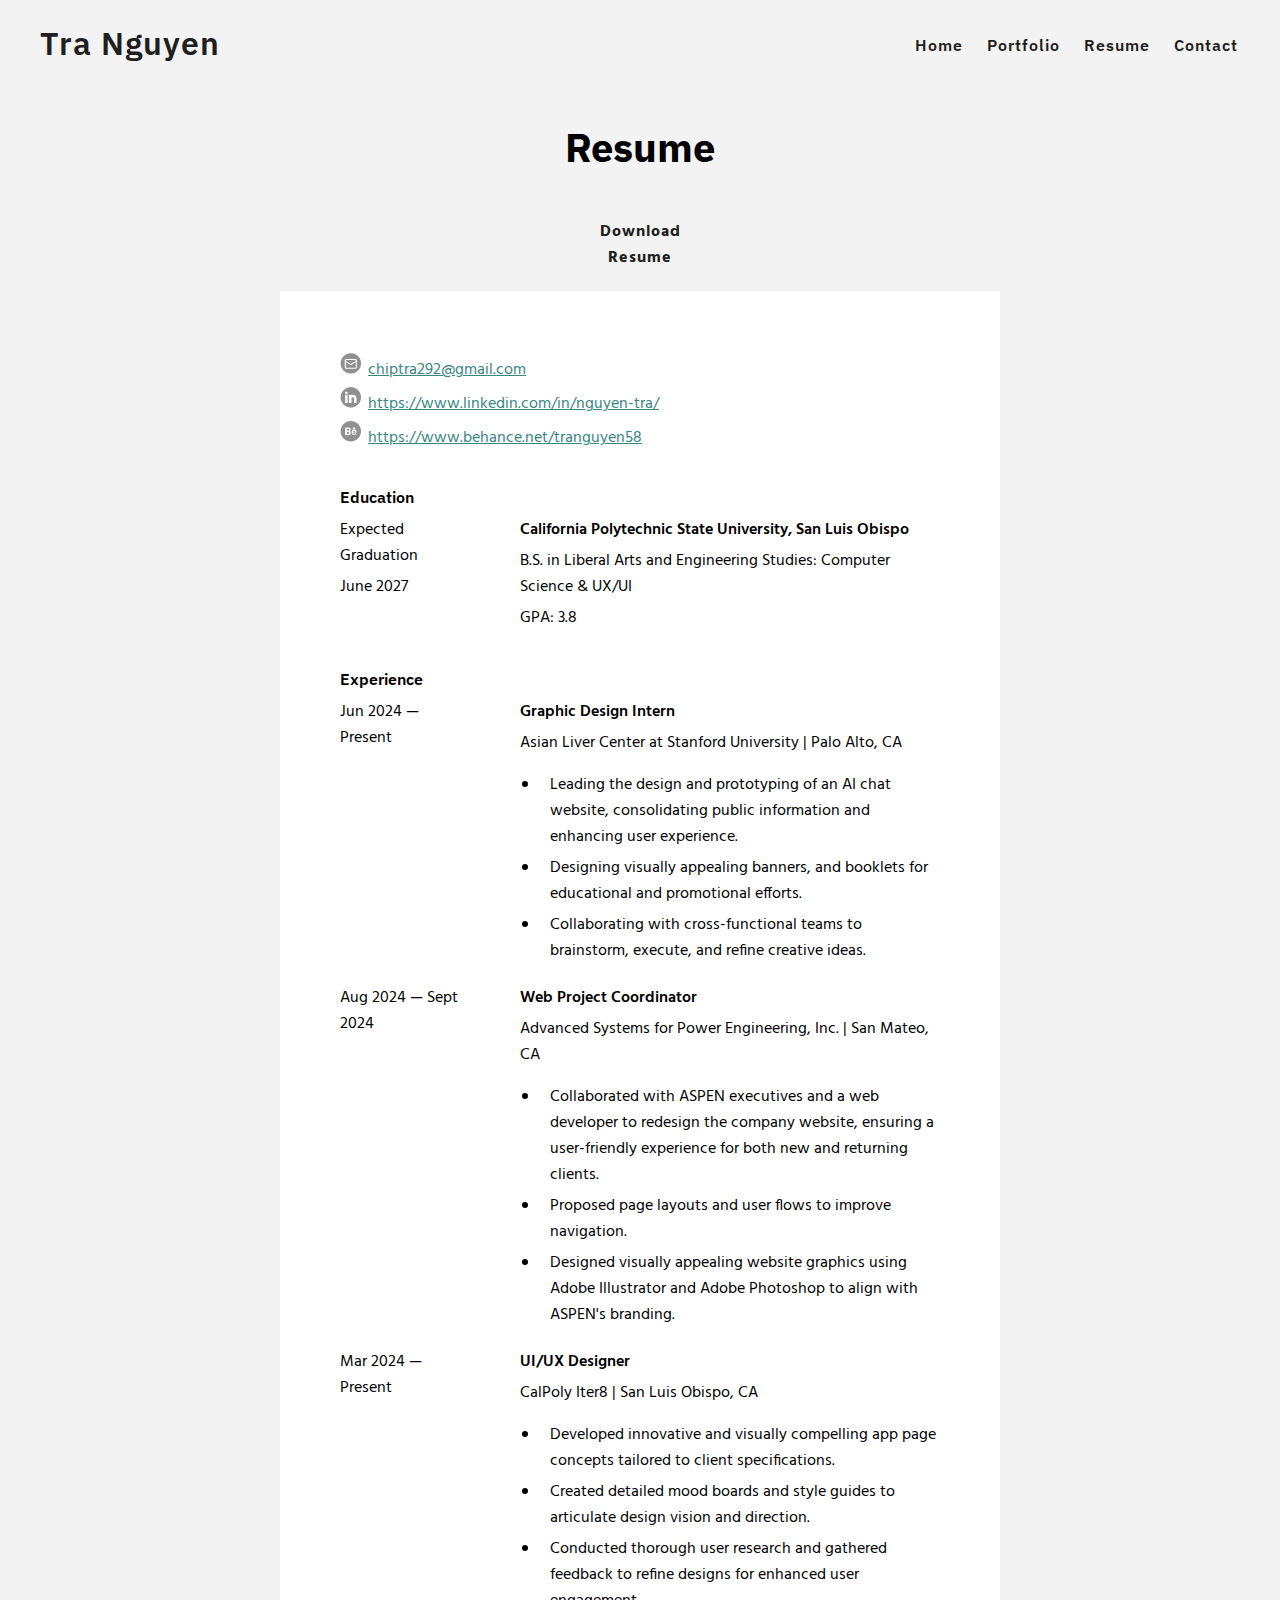
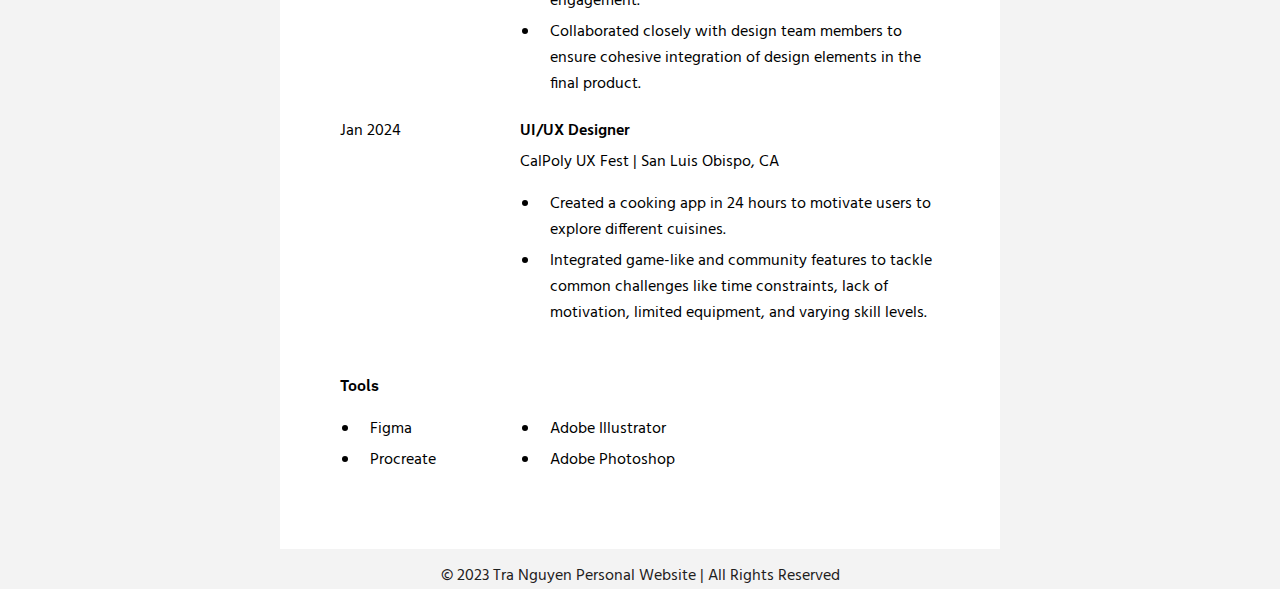
<file: resume.html>
<!DOCTYPE html>
<html>
  <head>
    <title>Resume</title>
    <link rel="stylesheet" href="styles.css" />

    <link rel="preconnect" href="https://fonts.googleapis.com" />
    <link rel="preconnect" href="https://fonts.gstatic.com" crossorigin />
    <link
      href="https://fonts.googleapis.com/css2?family=Hind:wght@300;400;500;600;700&family=IBM+Plex+Sans:ital,wght@0,100;0,200;0,300;0,400;0,500;0,600;0,700;1,100;1,200;1,300;1,400;1,500;1,600;1,700&display=swap"
      rel="stylesheet"
    />

    <link rel="preconnect" href="https://fonts.googleapis.com" />
    <link rel="preconnect" href="https://fonts.gstatic.com" crossorigin />
    <link
      href="https://fonts.googleapis.com/css2?family=Hind:wght@300;400;500;600;700&family=IBM+Plex+Sans:ital,wght@0,100;0,200;0,300;0,400;0,500;0,600;0,700;1,100;1,200;1,300;1,400;1,500;1,600;1,700&display=swap"
      rel="stylesheet"
    />
  </head>
  <body>
    <nav class="navbar">
      <h1 class="logo"><a href="index.html">Tra Nguyen</a></h1>
      <ul class="nav-list">
        <li><a href="index.html">Home</a></li>
        <!-- <li><a href="blog.html">Blog</a></li> -->
        <li><a href="portfolio.html">Portfolio</a></li>
        <li><a href="resume.html">Resume</a></li>
        <li><a href="contact.html">Contact</a></li>
      </ul>
    </nav>

    <main>
      <h1 class="page-title">Resume</h1>

      <!-- button to download resume -->
      <a class="button" href="docs/Tra Nguyen Resume 10.15.24.pdf" download
        >Download Resume</a
      >

      <div class="resume">
        <section class="section">
          <div class="resume-links">
            <div class="resume-link-group">  
              <img src="images/email icon.png" alt="email icon">
              <a href="chiptra292@gmail.com">chiptra292@gmail.com</a>
            </div>
            <div class="resume-link-group">
              <img src="images/linkedin icon.png" alt="linkedin icon">
              <a href="https://www.linkedin.com/in/nguyen-tra/">https://www.linkedin.com/in/nguyen-tra/</a>
            </div>
            <div class="resume-link-group">
              <img src="images/behance icon.png" alt="behance icon">
              <a href="https://www.behance.net/tranguyen58">https://www.behance.net/tranguyen58</a>
            </div>
          </div>
        </section>

        <section class="section">
          <h2 class="section-title">Education</h2>
          <div class="two-part">
            <div class="left-section">
              <p>Expected Graduation</p>
              <p>June 2027</p>
            </div>
            <div class="right-section">
              <p class="section-title">
                California Polytechnic State University, San Luis Obispo
              </p>
              <p>
                B.S. in Liberal Arts and Engineering Studies: Computer Science &
                UX/UI
              </p>
              <p>GPA: 3.8</p>
            </div>
          </div>
        </section>

        <section class="section">
          <h2 class="section-title">Experience</h2>

          <div class="two-part">
            <div class="left-section">
              <p>Jun 2024 — Present</p>
            </div>
            <div class="right-section">
              <p class="section-title">Graphic Design Intern</p>
              <p>Asian Liver Center at Stanford University | Palo Alto, CA</p>
              <ul>
                <li>
                  Leading the design and prototyping of an AI chat website,
                  consolidating public information and enhancing user
                  experience.
                </li>
                <li>
                  Designing visually appealing banners, and booklets for
                  educational and promotional efforts.
                </li>
                <li>
                  Collaborating with cross-functional teams to brainstorm,
                  execute, and refine creative ideas.
                </li>
              </ul>
            </div>
          </div>

          <div class="two-part">
            <div class="left-section">
              <p>Aug 2024 — Sept 2024</p>
            </div>
            <div class="right-section">
              <p class="section-title">Web Project Coordinator</p>
              <p>
                Advanced Systems for Power Engineering, Inc. | San Mateo, CA
              </p>
              <ul>
                <li>
                  Collaborated with ASPEN executives and a web developer to
                  redesign the company website, ensuring a user-friendly
                  experience for both new and returning clients.
                </li>
                <li>
                  Proposed page layouts and user flows to improve navigation.
                </li>
                <li>
                  Designed visually appealing website graphics using Adobe
                  Illustrator and Adobe Photoshop to align with ASPEN's
                  branding.
                </li>
              </ul>
            </div>
          </div>

          <div class="two-part">
            <div class="left-section">
              <p>Mar 2024 — Present</p>
            </div>
            <div class="right-section">
              <p class="section-title">UI/UX Designer</p>
              <p>CalPoly Iter8 | San Luis Obispo, CA</p>
              <ul>
                <li>
                  Developed innovative and visually compelling app page concepts
                  tailored to client specifications.
                </li>
                <li>
                  Created detailed mood boards and style guides to articulate
                  design vision and direction.
                </li>
                <li>
                  Conducted thorough user research and gathered feedback to
                  refine designs for enhanced user engagement.
                </li>
                <li>
                  Collaborated closely with design team members to ensure
                  cohesive integration of design elements in the final product.
                </li>
              </ul>
            </div>
          </div>

          <div class="two-part">
            <div class="left-section">
              <p>Jan 2024</p>
            </div>
            <div class="right-section">
              <p class="section-title">UI/UX Designer</p>
              <p>CalPoly UX Fest | San Luis Obispo, CA</p>
              <ul>
                <li>
                  Created a cooking app in 24 hours to motivate users to explore
                  different cuisines.
                </li>
                <li>
                  Integrated game-like and community features to tackle common
                  challenges like time constraints, lack of motivation, limited
                  equipment, and varying skill levels.
                </li>
              </ul>
            </div>
          </div>
        </section>

        <section class="section">
          <h2 class="section-title">Tools</h2>
          <div class="two-part">
            <div class="left-section">
              <ul class="skill-list">
                <li>Figma</li>
                <li>Procreate</li>
              </ul>
            </div>
            <div class="right-section">
              <ul class="skill-list">
                <li>Adobe Illustrator</li>
                <li>Adobe Photoshop</li>
              </ul>
            </div>
          </div>
        </section>
      </div>
    </main>
    <footer class="footer">
      © 2023 Tra Nguyen Personal Website | All Rights Reserved
    </footer>
  </body>
</html>
</file>
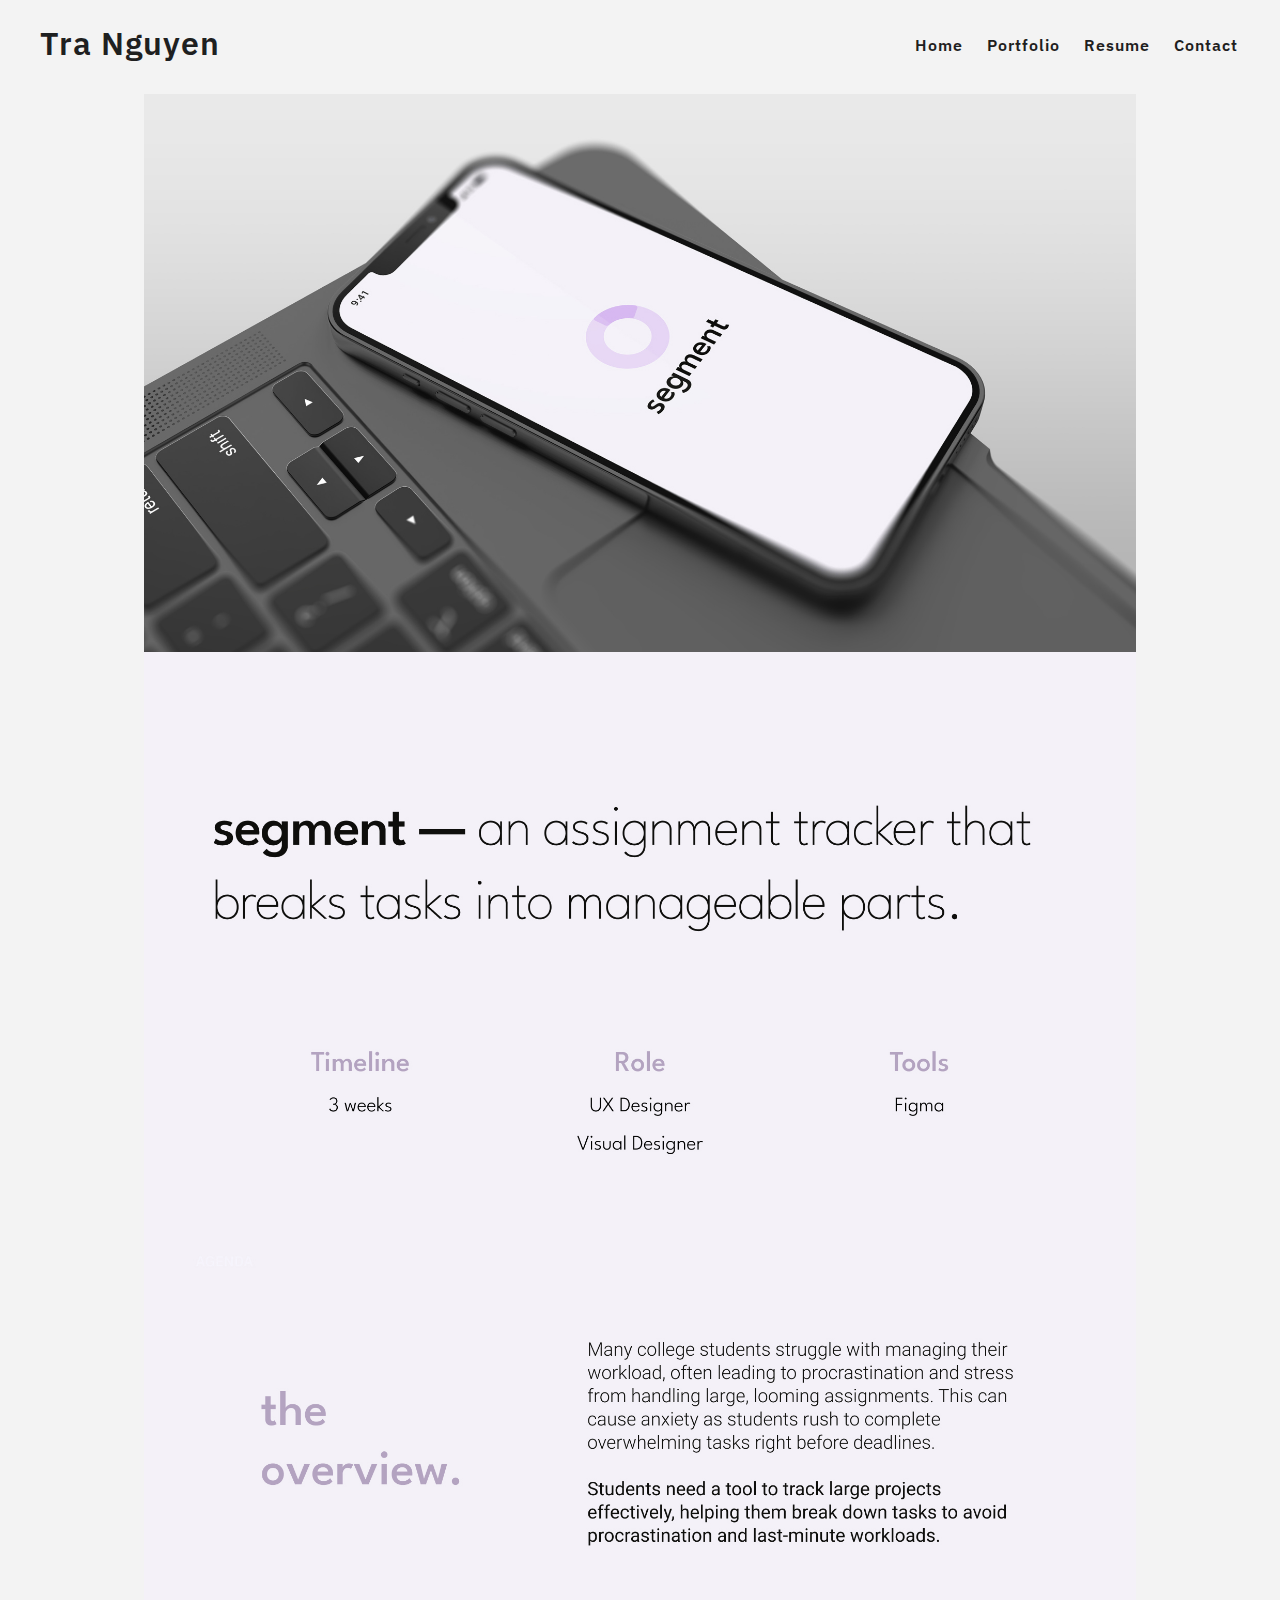
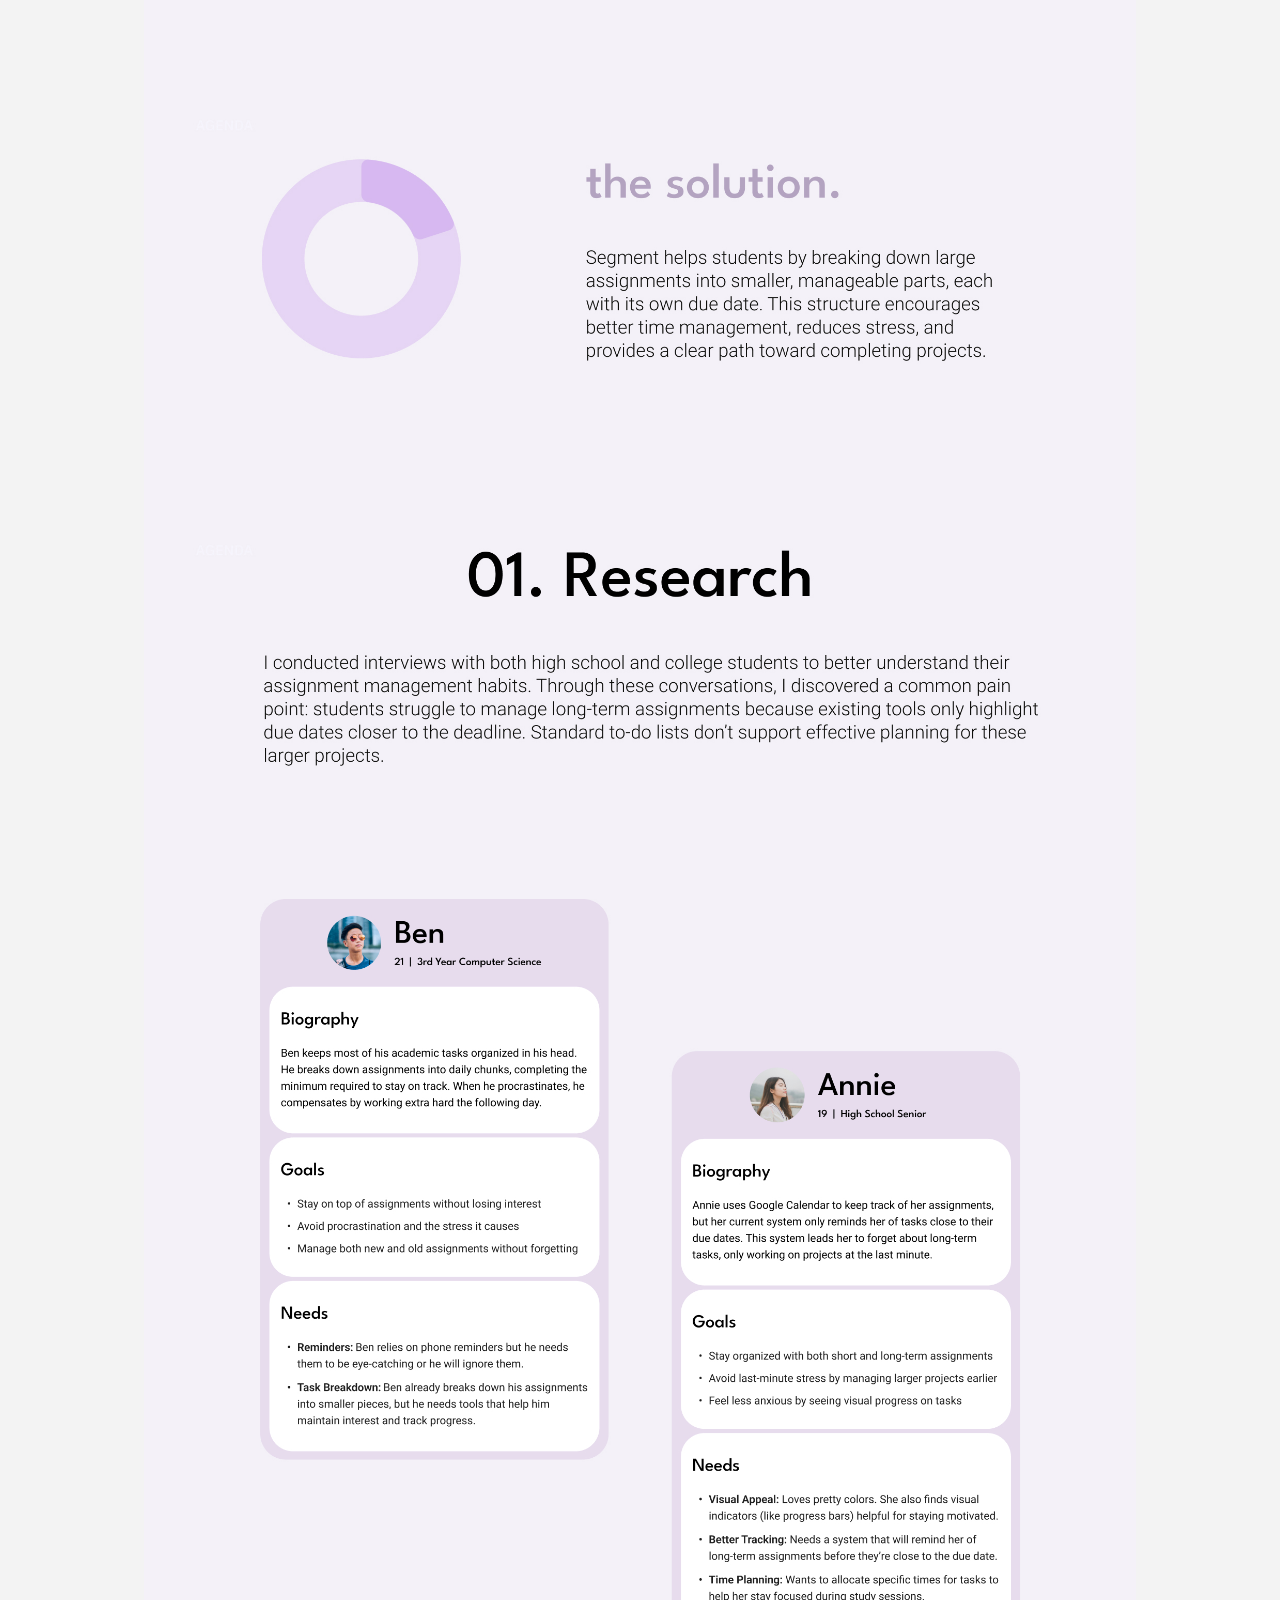
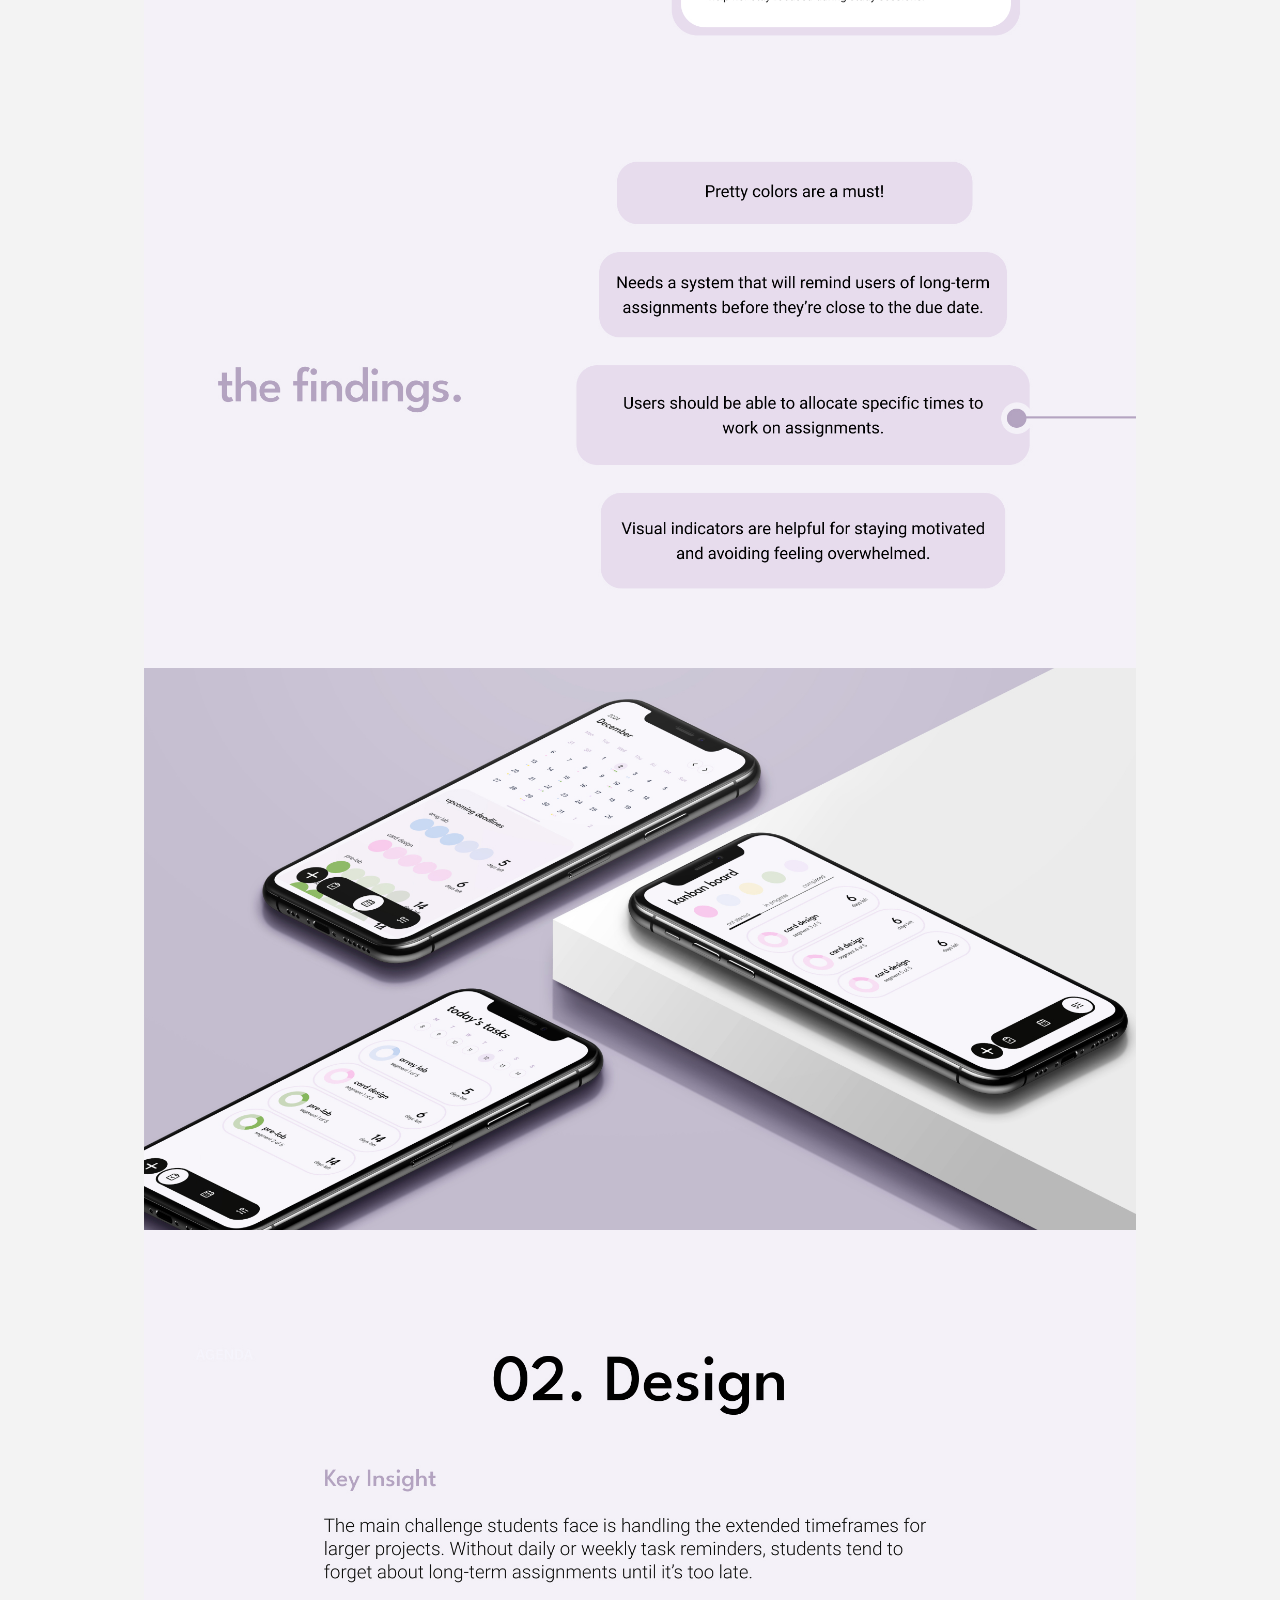
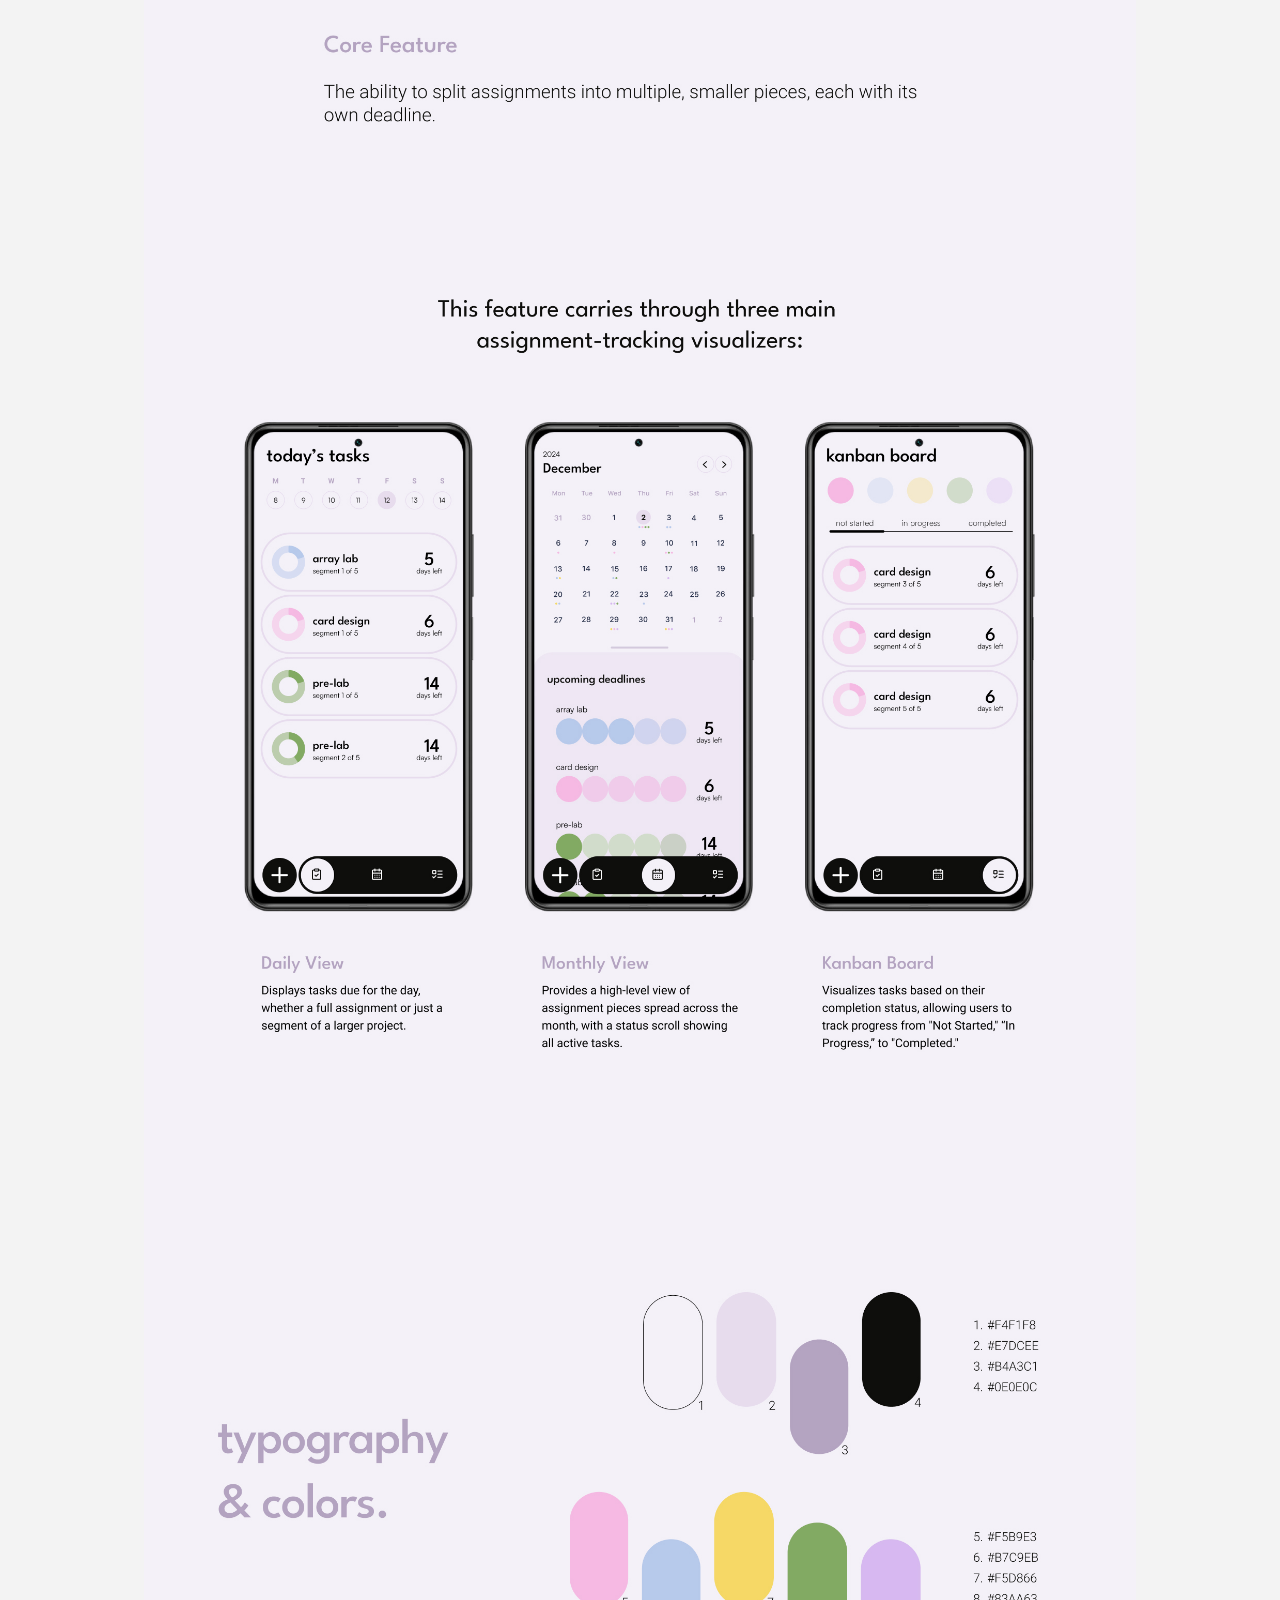
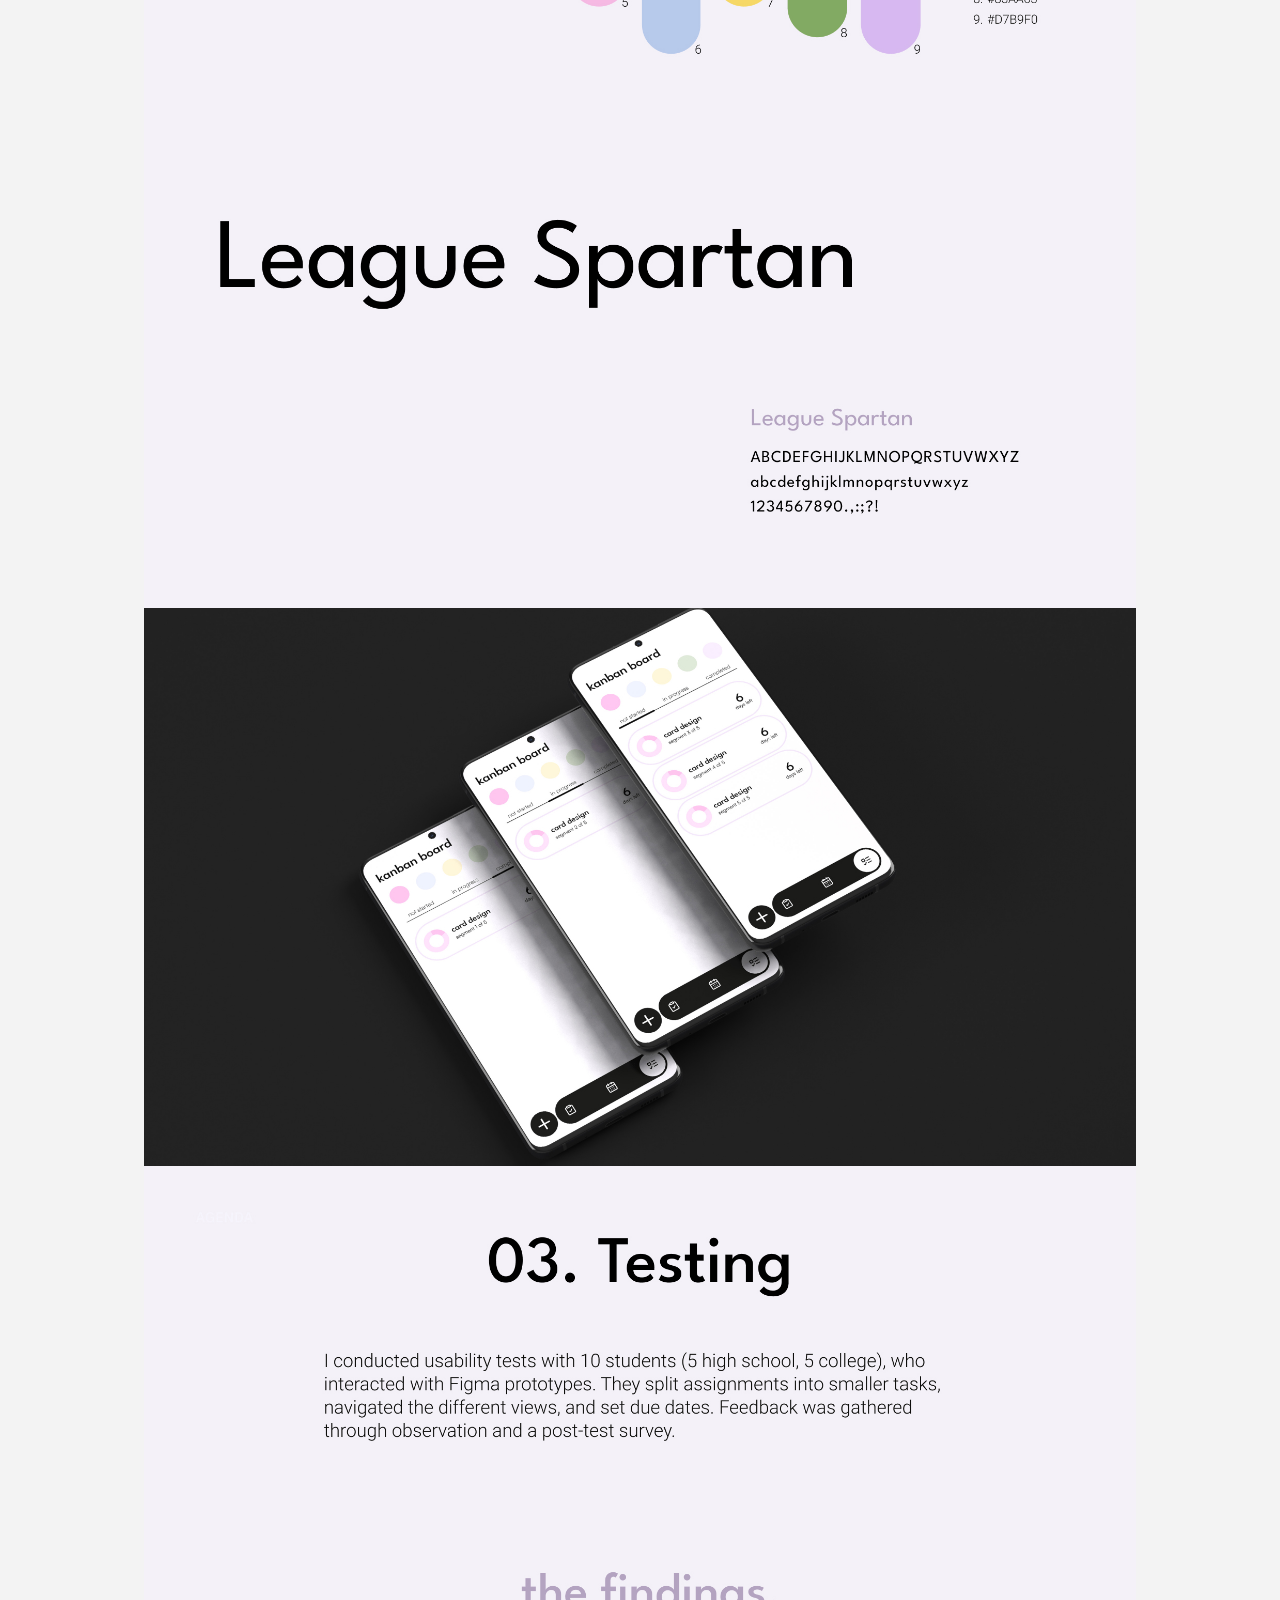
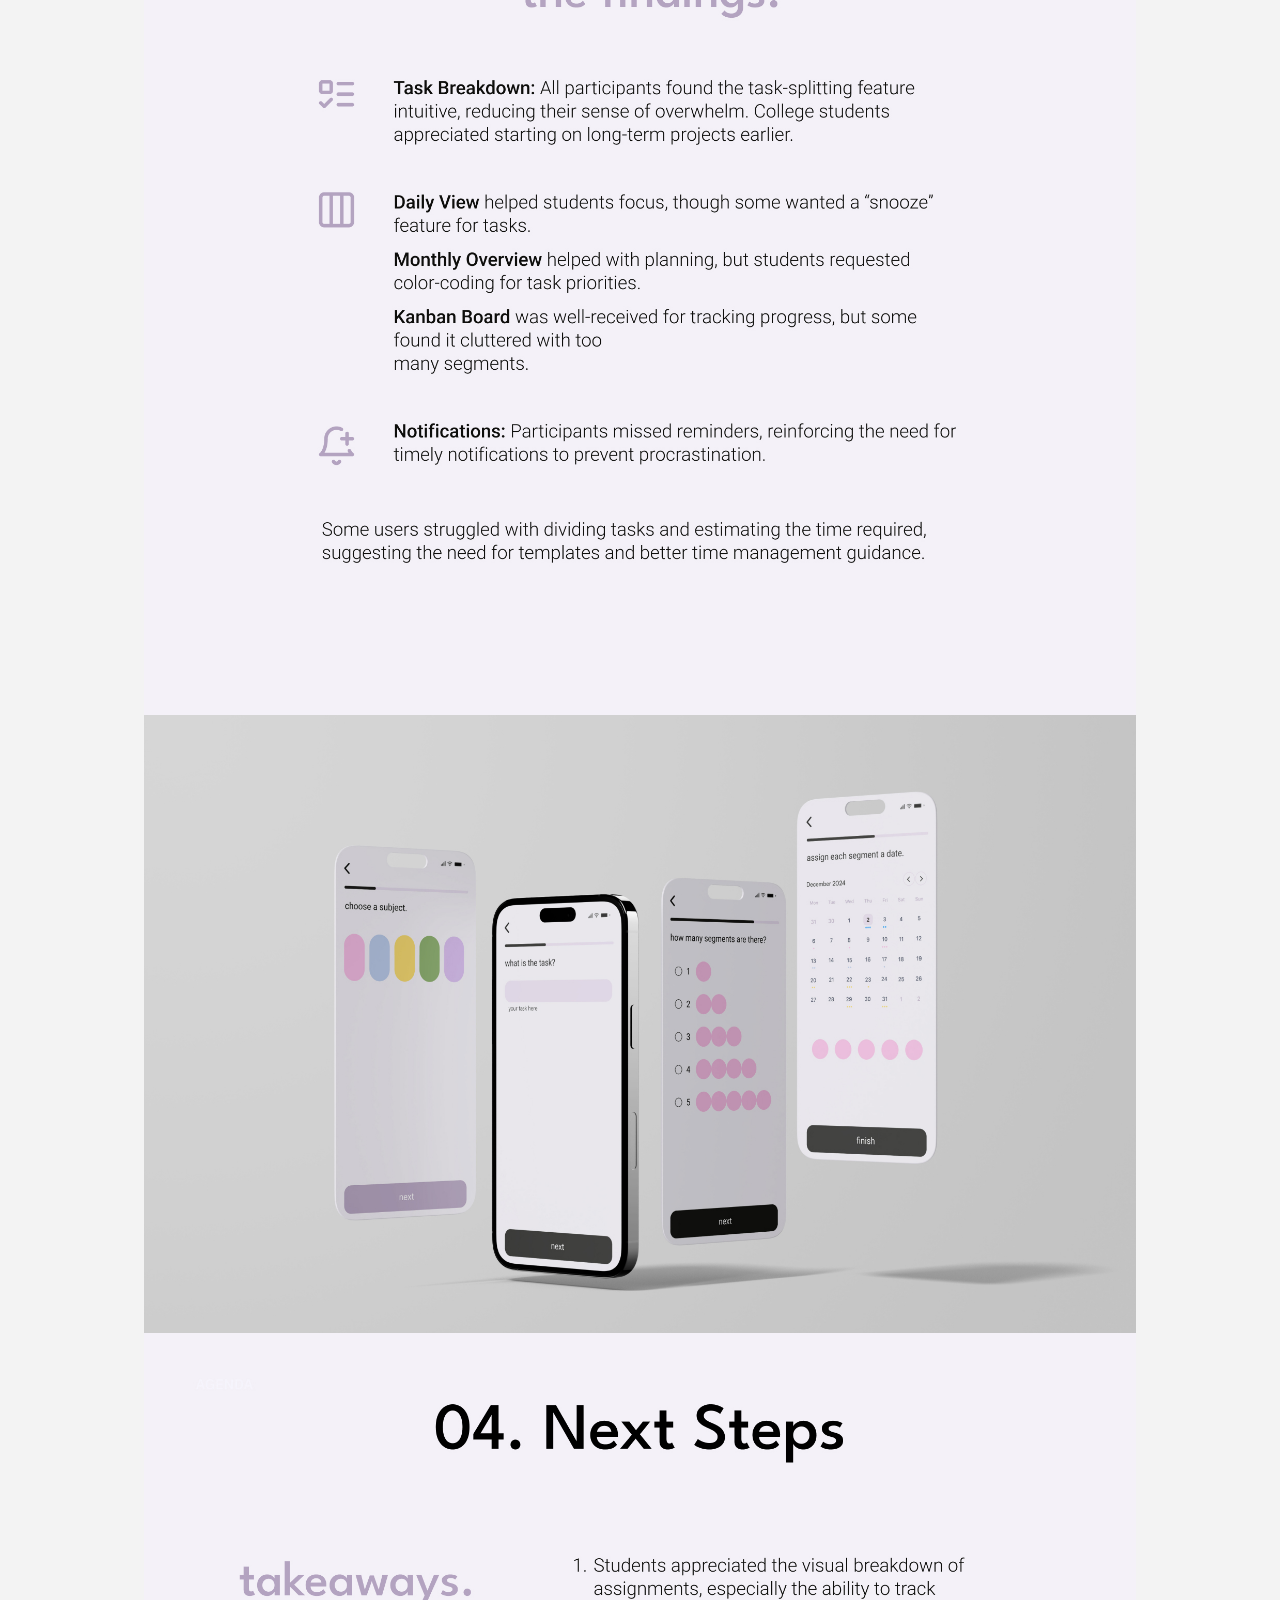
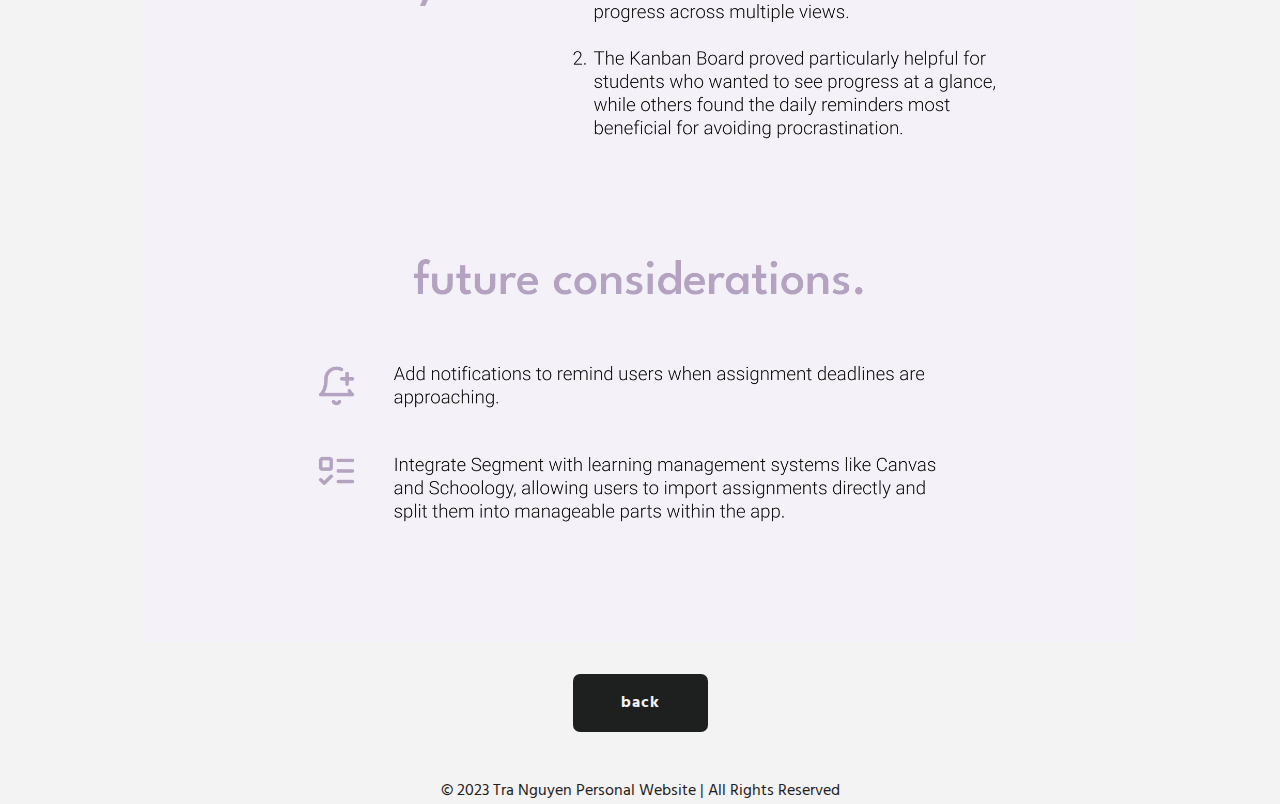
<file: segment.html>
<!DOCTYPE html>
<html>
  <head>
    <title>Resume</title>
    <link rel="stylesheet" href="styles.css" />

    <link rel="preconnect" href="https://fonts.googleapis.com" />
    <link rel="preconnect" href="https://fonts.gstatic.com" crossorigin />
    <link
      href="https://fonts.googleapis.com/css2?family=Hind:wght@300;400;500;600;700&family=IBM+Plex+Sans:ital,wght@0,100;0,200;0,300;0,400;0,500;0,600;0,700;1,100;1,200;1,300;1,400;1,500;1,600;1,700&display=swap"
      rel="stylesheet"
    />

    <link rel="preconnect" href="https://fonts.googleapis.com" />
    <link rel="preconnect" href="https://fonts.gstatic.com" crossorigin />
    <link
      href="https://fonts.googleapis.com/css2?family=Hind:wght@300;400;500;600;700&family=IBM+Plex+Sans:ital,wght@0,100;0,200;0,300;0,400;0,500;0,600;0,700;1,100;1,200;1,300;1,400;1,500;1,600;1,700&display=swap"
      rel="stylesheet"
    />
  </head>
  <body>
    <nav class="navbar">
      <h1 class="logo"><a href="index.html">Tra Nguyen</a></h1>
      <ul class="nav-list">
        <li><a href="index.html">Home</a></li>
        <!-- <li><a href="blog.html">Blog</a></li> -->
        <li><a href="portfolio.html">Portfolio</a></li>
        <li><a href="resume.html">Resume</a></li>
        <li><a href="contact.html">Contact</a></li>
      </ul>
    </nav>

    <main>
      <!-- <h1 class="page-title">Segment</h1> -->
      <img
        class="case-study-img"
        src="segment case study/Segment Case 1.jpg"
        alt="Segment Case Study Page 1"
      />
      <img
        class="case-study-img"
        src="segment case study/Segment Case 2.jpg"
        alt="Segment Case Study Page 2"
      />
      <img
        class="case-study-img"
        src="segment case study/Segment Case 3.jpg"
        alt="Segment Case Study Page 3"
      />
      <img
        class="case-study-img"
        src="segment case study/Segment Case 4.jpg"
        alt="Segment Case Study Page 4"
      />
      <img
        class="case-study-img"
        src="segment case study/Segment Case 5.jpg"
        alt="Segment Case Study Page 5"
      />
      <img
        class="case-study-img"
        src="segment case study/Segment Case 6.jpg"
        alt="Segment Case Study Page 6"
      />
      <img
        class="case-study-img"
        src="segment case study/Segment Case 7.jpg"
        alt="Segment Case Study Page 7"
      />
      <img
        class="case-study-img"
        src="segment case study/Segment Case 8.jpg"
        alt="Segment Case Study Page 8"
      />
      <img
        class="case-study-img"
        src="segment case study/Segment Case 9.jpg"
        alt="Segment Case Study Page 9"
      />
      <img
        class="case-study-img"
        src="segment case study/Segment Case 10.jpg"
        alt="Segment Case Study Page 10"
      />
      <img
        class="case-study-img"
        src="segment case study/Segment Case 11.jpg"
        alt="Segment Case Study Page 11"
      />
      <img
        class="case-study-img"
        src="segment case study/Segment Case 12.jpg"
        alt="Segment Case Study Page 12"
      />
      <img
        class="case-study-img"
        src="segment case study/Segment Case 13.jpg"
        alt="Segment Case Study Page 13"
      />
      <img
        class="case-study-img"
        src="segment case study/Segment Case 14.jpg"
        alt="Segment Case Study Page 14"
      />
      <img
        class="case-study-img"
        src="segment case study/Segment Case 15.jpg"
        alt="Segment Case Study Page 15"
      />
      <img
        class="case-study-img"
        src="segment case study/Segment Case 16.jpg"
        alt="Segment Case Study Page 16"
      />

      <section class="bottom">
        <a class="case-study-button" href="portfolio.html">back</a>
      </section>

      </div>
      
    </main>
    <footer class="footer">
      © 2023 Tra Nguyen Personal Website | All Rights Reserved
    </footer>
  </body>
</html>
</file>
<file: styles.css>
:root {
  /* variables */
  --cg-black: rgb(30, 32, 32);
  --cg-blue: rgb(57, 134, 130);
  --cg-grey: rgb(243, 243, 243);
  --cg-white: rgb(255, 255, 255);
}

html {
  height: 100%;
}

body {
  background: var(--cg-grey);
  position: relative;
  min-height: 100vh;
  padding: 0;
  margin: 0;
  font-family: "Hind";
}

/* CSS for navigation */

.h1, .h2, .h3 {
  font-family: "IBM Plex Sans";
}

.p {
  font-family: "Hind";
}

.navbar {
  position: -webkit-sticky;
  position: sticky;
  top: 0;
  width: 100%;
  height: 7%;
  z-index: 10;

  display: flex;
  justify-content: space-between;
  align-items: center;
  text-align: center;

  background-color: var(--cg-grey);
  color: var(--cg-black);
  padding: 0px 0px;

  /* Debug border */
  /* border: solid red; */
}

.nav-list {
  display: flex;
  flex-direction: row;
  position: relative;
  right: 30px;
  list-style: none;

  /* Debug border */
  /* border: solid blue; */
}


.navbar a {
  color: var(--cg-black);
  font-weight: 600;
  margin: 0 12px;
  text-decoration: none;
  letter-spacing: 1px;
  font-family: "IBM Plex Sans";
}

.navbar a:hover {
  color: var(--cg-blue);
}

.navbar a:active {
  color: var(--cg-blue);
}

.logo a {
  font-family: "IBM Plex Sans";
  margin-left: 40px;
}

.logo a:hover {
  text-decoration: None;
}

main {
  padding: 0 20px 40px 20px;
  display: flex;
  flex-direction: column;
  justify-content: center;
  align-items: center;
}

.page-title {
  display: flex;
  justify-content: center;
  font-size: 40px;
  font-family: "IBM Plex Sans";
}

/* CSS for portfolio grid */

.project {
  display: flex;
  flex-direction: row;
  max-width: 100%;
  margin: 1em 0 2em 0;
  justify-content: center;

  /* Debug border */
  /* border: 2px solid blue; */
}

.project-image {
  object-fit: cover;
  width: 500px;
  height: 500px;
  flex-basis: 50px;
  flex-grow: 2;

  /* Debug border */
  /* border: 2px solid black; */
}

.project-details {
  display: flex;
  background-color: var(--cg-white);
  width: 300px;
  height: 500px;
  flex-shrink: 1;
  padding: 0 20px;
  margin: 0px;
  line-height: 1.5;
  overflow: scroll;

  flex-direction: column;
  text-align: center;
  justify-content: center;
  align-items: center;

  /* Debug border */
  /* border: 2px solid green; */
}

.project-details a {
  color: var(--cg-black);
  text-decoration: none;
  font-weight: bold;
  letter-spacing: 1px;
  width: 35%;
  padding: 10px;
  border-radius: 7px;
  background-color: var(--cg-grey);
}

.project-details a:hover {
  background-color: var(--cg-black);
  color: var(--cg-grey);
}

.project-details {
  font-weight: lighter;
}

.project-name {
  font-weight: bold;
  font-size: 20px;
}

/* CSS for home page */
.about-text {
  display: flex;
  flex-direction: column;
  justify-content: space-between;
}
.about {
  display: flex;
  align-items: center;
  justify-content: space-between;
  padding: 20px;
  padding-top: 100px;
  max-width: 1000px;
  /* box-shadow: 0 0 10px rgba(0, 0, 0, 0.1); */
}

.about-image img {
  max-width: 400px;
  margin-right: 70px;
  /* box-shadow: 0 0 10px rgba(0, 0, 0, 0.2); */
}

.about-text {
  flex: 1;
}

.about-text h2 {
  font-size: 24px;
  margin-bottom: 10px;
}

.about-text p {
  font-size: 16px;
  line-height: 1.5;
}

/* CSS for resume page */

.button {
  color: var(--cg-black);
  font-size: 16px;
  text-decoration: none;
  text-align: center;
  font-weight: bold;
  letter-spacing: 1px;
  width: 10%;
  padding: 20px;
  border-radius: 7px;
  background-color: var(--cg-grey);
}

.button:hover {
  color: var(--cg-blue);
  cursor: pointer;
}

.resume {
  width: 50%;
  background-color: var(--cg-white);
  padding: 50px;
  /* border-radius: 20px; */
}

.resume h2 {
  font-family: "IBM Plex Sans";
}

.resume h3 {
  font-family: "IBM Plex Sans";
  font-weight: 600;
}

.resume-links {
  display: flex;
  flex-direction: column;
}

.resume-link-group {
  flex-direction: row;
  margin: 2px 0;
}

.resume-links a {
  color: var(--cg-blue);
  padding: 3px;
}

.resume ul {
  padding-left: 20px; /* Create space for bullets */
}

.resume li {
  margin: 5px 0; /* Adjust margin for spacing */
  padding-left: 10px; /* Indent the second and subsequent lines */
  list-style-position: outside; /* Ensure the bullet is outside the list item */
}

.section {
  padding: 10px;
}

.section-title {
  font-size: 16px;
  font-weight: 600;
  margin-bottom: 5px;
}

.two-part {
  display: flex; /* Enable flexbox to arrange items in a row */
  justify-content: space-between; /* Adds space between the two sections */
  align-items: flex-start; /* Aligns the items to the top */
}

.left-section{
  width: 20%;
}

.right-section {
  width: 70%;
}

.left-section p, .right-section p {
  margin: 5px 0; /* Optional: Adjust margin for paragraphs */
}



/* CSS for footer */

.footer {
  display: flex;
  justify-content: center;
  align-items: center;
  background-color: var(--cg-grey);
  color: var(--cg-black);
  position: absolute;
  bottom: 0;
  width: 100%;
  /* height: 2.5rem; */
  /* display: inline-block; */
 /* margin-top: 50%; */
 /* padding-top: 1em; */
}

/* CSS for contact*/

form {
  display: grid;
  grid-template-columns: 1fr;
  grid-gap: 16px;
  background-color: #FFF;
  padding: 32px;
  /* border-radius: 16px; */
  width: 500px;
  margin: 0 auto;
  box-sizing: border-box; /* Ensure the padding is included in the form's width */
}

.form-group {
  &.full {
    grid-column: 1 / -1;
  }

  label {
    display: block;
    margin-bottom: 5px;
    color: #888;
    font-size: 14px;
    font-family: "Hind";
  }
}

.form-element {
  appearance: none;
  outline: none;
  border: none;

  display: block;
  width: 100%; /* Ensure input takes up the full width of the container */
  max-width: 100%; /* Prevent overflow */
  
  box-sizing: border-box; /* Include padding in the width */
  border-radius: 8px;
  padding: 12px 16px;
  background-color: #F3F3F3;
  transition: 0.4s;

  &:focus {
    box-shadow: 0px 0px 6px rgba(0, 0, 0, 0.2);
    background-color: #FFF;
  }
}

.submit-group {
  grid-column: 1 / -1;
  text-align: right;
}

input[type="submit"] {
  appearance: none;
  border: none;
  outline: none;
  background: none;

  padding: 12px 16px;
  background-color: var(--cg-black);
  border-radius: 8px;
  color: var(--cg-white);
  cursor: pointer;
  transition: 0.4s;
  font-family: "IBM Plex Sans";
  letter-spacing: 1px;

  &:hover {
    background-color: var(--cg-blue);
  }
}

.case-study-img {
  width: 80%;
}

.bottom {
  padding: 3em;
}

.case-study-button {
  color: var(--cg-grey);
  text-decoration: none;
  font-weight: bold;
  letter-spacing: 1px;
  padding: 1em 3em;
  border-radius: 7px;
  background-color: var(--cg-black);
  text-align: center;
}

.case-study-button:hover {
  background-color: var(--cg-blue);
  color: var(--cg-black);
}
</file>
